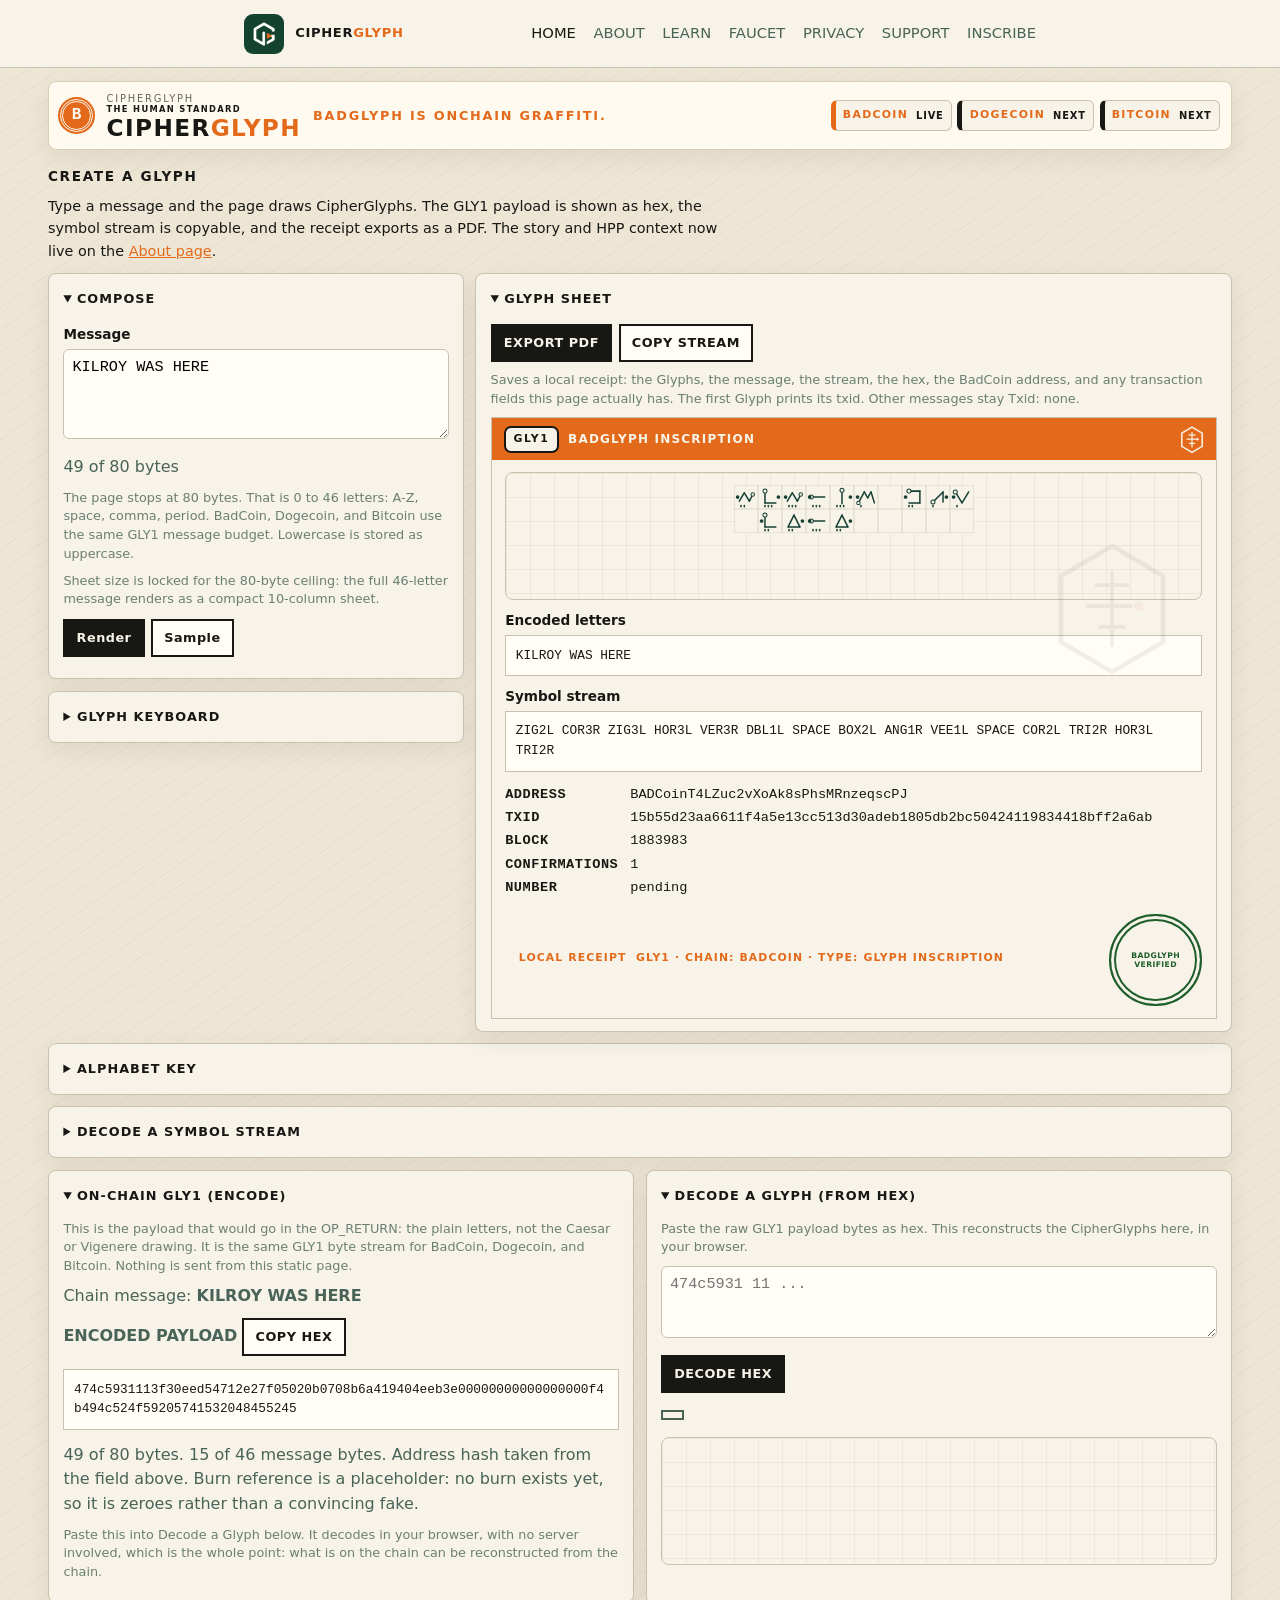
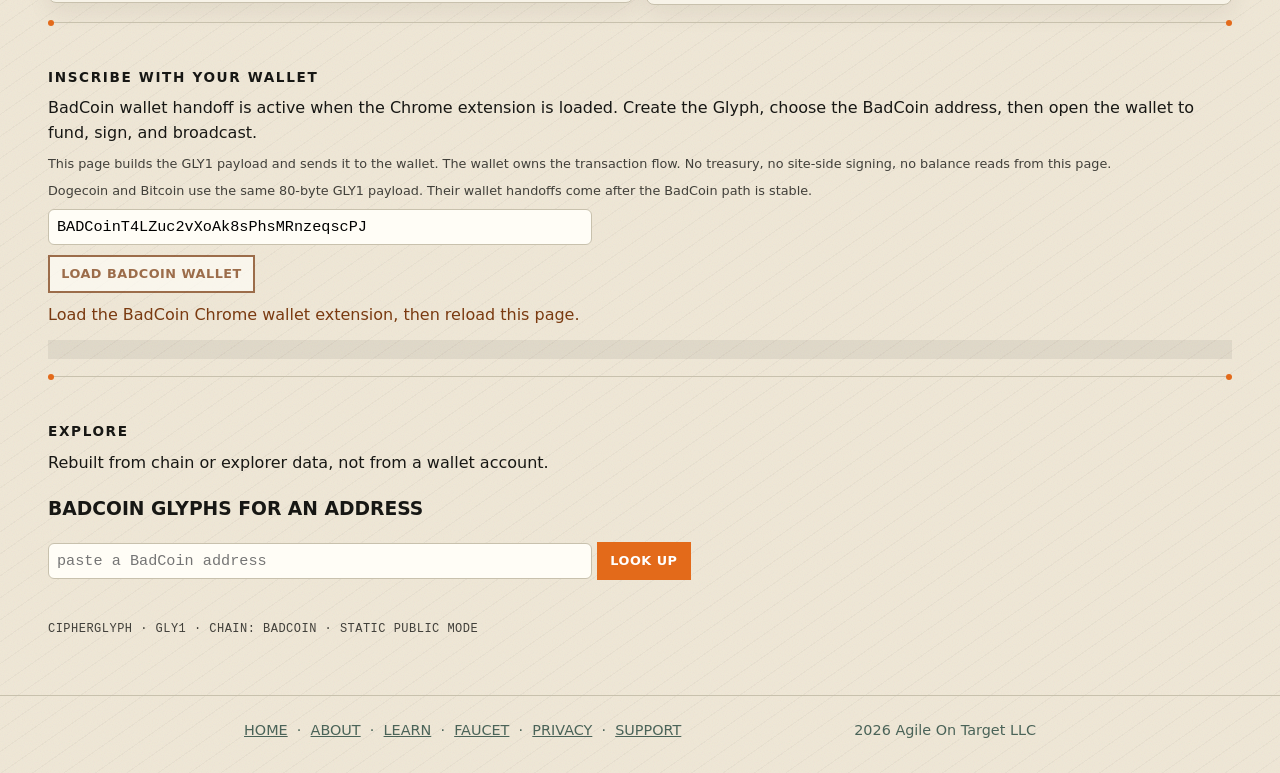
<file: index.html>
<!DOCTYPE html>
<html lang="en">
<head>
  <meta charset="utf-8">
  <meta name="viewport" content="width=device-width, initial-scale=1">
  <title>CipherGlyph</title>
  <link rel="icon" href="assets/mark.png">
  <link rel="stylesheet" href="css/site.css">
  <style>
    :root {
      --paper: #f7f3e8;
      --ground: #efe7d6;
      --ink: #171714;
      --deep: #173f33;
      --orange: #e36a1a;
      --orange-dark: #b94b12;
      --rules: #c8c1ad;
      --ok: #1d5e2a;
      --warn: #7a3a10;
      --shadow: 0 18px 48px #251b0b1f;
    }
    * { box-sizing: border-box; }
    body {
      margin: 0;
      min-height: 100vh;
      color: var(--ink);
      background-color: var(--ground);
      background-image:
        url("data:image/svg+xml,%3Csvg xmlns='http://www.w3.org/2000/svg' width='80' height='80'%3E%3Cfilter id='n'%3E%3CfeTurbulence type='fractalNoise' baseFrequency='0.9' numOctaves='2' stitchTiles='stitch'/%3E%3C/filter%3E%3Crect width='80' height='80' filter='url(%23n)' opacity='0.07'/%3E%3C/svg%3E"),
        repeating-linear-gradient(145deg, #00000008 0 1px, transparent 1px 18px);
      font-family: "Avenir Next Condensed", "Arial Narrow", "Helvetica Neue", ui-sans-serif, system-ui, sans-serif;
      padding: 0;
    }
    main { max-width: 76rem; margin: 0 auto; padding: 0.8rem 1rem 3rem; }
    .masthead {
      background: #fffaf0;
      border: 1px solid #d8cdb7;
      border-radius: 8px;
      box-shadow: 0 8px 24px #251b0b12;
      overflow: hidden;
    }
    .mast-top {
      display: flex;
      align-items: center;
      justify-content: space-between;
      gap: 0.75rem;
      flex-wrap: wrap;
      padding: 0.55rem 0.7rem;
    }
    .lockup {
      display: flex;
      align-items: center;
      gap: 0.85rem;
    }
    .brand-coin {
      width: 2.05rem;
      height: 2.05rem;
      border-radius: 50%;
      display: grid;
      place-items: center;
      background: var(--orange);
      color: #fffaf0;
      border: 3px double #fffaf0;
      box-shadow: 0 0 0 2px var(--orange);
      font-family: ui-monospace, monospace;
      font-weight: 900;
      font-size: 1rem;
      letter-spacing: 0;
    }
    .mark { width: 3.4rem; height: auto; color: var(--ink); flex: none; }
    .mark.sm { width: 1.5rem; }
    .mark.md { width: 2.2rem; }
    .chain {
      font-size: 0.62rem;
      letter-spacing: 0.18em;
      text-transform: uppercase;
      opacity: 0.65;
    }
    .chain-standard {
      font-size: 0.52rem;
      letter-spacing: 0.16em;
      text-transform: uppercase;
      font-weight: 800;
      margin-top: -0.2rem;
    }
    h1 {
      font-size: clamp(1.15rem, 2vw, 1.45rem);
      letter-spacing: 0.06em;
      margin: 0.05rem 0 0.1rem;
      color: var(--ink);
      font-weight: 800;
      line-height: 0.95;
    }
    h1 span { color: var(--orange); }
    .tag {
      letter-spacing: 0.14em;
      text-transform: uppercase;
      font-size: 0.8rem;
      margin: 0;
      text-align: left;
      font-weight: 800;
    }
    .tag span { color: var(--orange); }
    .gly1 {
      display: inline-block;
      border: 2px solid var(--orange);
      color: var(--orange);
      font-weight: 800;
      letter-spacing: 0.14em;
      padding: 0.2rem 0.5rem;
      font-size: 0.72rem;
      border-radius: 7px;
      background: #fffaf0;
    }
    .rule {
      height: 1px;
      background: var(--rules);
      position: relative;
      margin: 1.1rem 0 1.3rem;
    }
    .rule::before, .rule::after {
      content: "";
      position: absolute;
      width: 6px;
      height: 6px;
      background: var(--orange);
      border-radius: 50%;
      top: -2.5px;
    }
    .rule::before { left: 0; }
    .rule::after { right: 0; }
    .chain-strip {
      display: flex;
      flex-wrap: wrap;
      gap: 0.35rem;
      padding: 0;
      margin-left: auto;
    }
    .chain-pill {
      display: inline-flex;
      align-items: center;
      justify-content: space-between;
      gap: 0.5rem;
      min-height: 1.9rem;
      border: 1px solid var(--rules);
      border-left: 5px solid var(--ink);
      border-radius: 6px;
      background: var(--paper);
      color: var(--ink);
      padding: 0.3rem 0.45rem;
      text-decoration: none;
      box-shadow: none;
      flex: 0 1 auto;
    }
    .chain-pill[data-state="live"] {
      border-left-color: var(--orange);
    }
    .chain-pill span {
      font-size: 0.68rem;
      letter-spacing: 0.12em;
      text-transform: uppercase;
      font-weight: 800;
      color: var(--orange);
    }
    .chain-pill strong {
      font-size: 0.62rem;
      letter-spacing: 0.08em;
      text-transform: uppercase;
      text-align: right;
    }
    .chain-pill[data-state="soon"] strong {
      color: var(--ink);
    }
    .chain-pill:hover {
      border-color: var(--orange);
    }
    ul { padding-left: 1.1rem; }
    a { color: var(--orange); }
    .foot {
      margin-top: 2.5rem;
      font-family: ui-monospace, monospace;
      font-size: 0.75rem;
      letter-spacing: 0.04em;
      opacity: 0.8;
    }
    .workbench, .work-chain {
      display: grid;
      grid-template-columns: 1fr;
      gap: 0.7rem;
      align-items: start;
      margin: 0.7rem 0;
    }
    .work-controls { display: flex; flex-direction: column; gap: 0.7rem; min-width: 0; }
    .work-controls > .panel, .workbench > .panel, .work-chain > .panel { margin: 0; }
    @media (min-width: 64rem) {
      .workbench {
        grid-template-columns: minmax(20rem, 26rem) minmax(0, 1fr);
      }
      .work-chain {
        grid-template-columns: 1fr 1fr;
      }
    }
    #create {
      margin: 0.8rem 0 0;
      padding-top: 0.2rem;
    }
    #create h2, #handoff h2, #explore h2 {
      font-size: 0.85rem;
      letter-spacing: 0.12em;
      margin: 0 0 0.5rem;
    }
    #create h2, #create .lede, #create .need { max-width: 42rem; }
    #create .lede { font-size: 0.9rem; margin: 0 0 0.65rem; }
    #create .need { font-size: 0.9rem; margin: 0 0 1.25rem; }
    details.panel {
      background: var(--paper);
      border: 1px solid var(--rules);
      padding: 0.75rem 0.9rem;
      margin: 0.7rem 0;
      border-radius: 8px;
      box-shadow: 0 8px 24px #251b0b12;
    }
    details.panel > summary {
      cursor: pointer;
      font-weight: 800;
      letter-spacing: 0.08em;
      font-size: 0.8rem;
      color: var(--ink);
      text-transform: uppercase;
      padding: 0.2rem 0;
    }
    details.panel > summary + * { margin-top: 0.7rem; }
    label { display: block; font-weight: 600; margin: 0.6rem 0 0.25rem; font-size: 0.85rem; }
    textarea, input[type=text], input[type=number], select {
      width: 100%;
      font-family: ui-monospace, monospace;
      font-size: 0.95rem;
      padding: 0.5rem;
      border: 1px solid var(--rules);
      background: #fffdf6;
      border-radius: 6px;
    }
    .row { display: flex; flex-wrap: wrap; gap: 0.5rem; align-items: flex-end; }
    .row > * { flex: 1; min-width: 6rem; }
    .btn-row { display: flex; flex-wrap: wrap; gap: 0.4rem; margin: 0.6rem 0; }
    button {
      font: inherit;
      font-size: 0.8rem;
      font-weight: 800;
      letter-spacing: 0.04em;
      padding: 0.45rem 0.7rem;
      border: 2px solid var(--ink);
      background: var(--ink);
      color: var(--paper);
      cursor: pointer;
    }
    button:disabled,
    button[aria-disabled="true"] {
      cursor: not-allowed;
      opacity: 0.7;
      background: #fffdf6;
      color: var(--warn);
      border-color: var(--warn);
    }
    button.secondary { background: #fffdf6; color: var(--ink); }
    .receipt { border: 1px solid var(--rules); background: var(--paper); }
    .receipt-head {
      display: flex;
      align-items: center;
      gap: 0.55rem;
      background: var(--orange);
      color: var(--paper);
      padding: 0.45rem 0.75rem;
      font-weight: 800;
      letter-spacing: 0.1em;
      font-size: 0.75rem;
    }
    .receipt-head .gly1 {
      border-color: var(--ink);
      background: var(--paper);
      color: var(--ink);
      font-size: 0.68rem;
    }
    .receipt-head .mark { color: var(--paper); }
    .receipt-title { flex: 1; }
    .receipt-body { padding: 0.75rem 0.85rem 0.4rem; position: relative; }
    .receipt-watermark {
      position: absolute;
      right: 6%;
      top: 18%;
      width: 7.5rem;
      opacity: 0.06;
      pointer-events: none;
    }
    .receipt-facts {
      display: grid;
      grid-template-columns: max-content 1fr;
      gap: 0.12rem 0.85rem;
      margin: 0.75rem 0 0;
      font-family: ui-monospace, monospace;
      font-size: 0.78rem;
    }
    .receipt-facts dt { font-weight: 800; letter-spacing: 0.04em; }
    .receipt-facts dd { margin: 0; }
    .receipt-end {
      display: flex;
      align-items: center;
      justify-content: space-between;
      gap: 0.8rem;
      flex-wrap: wrap;
      padding: 0.55rem 0.85rem 0.7rem;
    }
    .seal {
      width: 5.8rem;
      height: 5.8rem;
      border: 2px solid var(--ink);
      border-radius: 50%;
      display: grid;
      place-items: center;
      text-align: center;
      font-size: 0.48rem;
      font-weight: 800;
      letter-spacing: 0.05em;
      line-height: 1.2;
      color: var(--ink);
      box-shadow: inset 0 0 0 3px var(--paper), inset 0 0 0 5px var(--ink);
      flex: none;
    }
    .seal.verified {
      color: var(--ok);
      border-color: var(--ok);
      box-shadow: inset 0 0 0 3px var(--paper), inset 0 0 0 5px var(--ok);
    }
    .receipt-foot {
      display: flex;
      justify-content: space-between;
      gap: 0.6rem;
      flex-wrap: wrap;
      padding: 0.4rem 0.85rem 0.55rem;
      font-size: 0.68rem;
      letter-spacing: 0.1em;
      color: var(--orange);
      font-weight: 800;
      text-transform: uppercase;
    }
    .stage-wrap {
      overflow: auto;
      background: var(--paper);
      border: 1px solid var(--rules);
      padding: 12px;
      min-height: 8rem;
      max-width: 100%;
      border-radius: 8px;
      background-image:
        linear-gradient(#d8d1bb55 1px, transparent 1px),
        linear-gradient(90deg, #d8d1bb55 1px, transparent 1px);
      background-size: 24px 24px;
    }
    .stage-wrap img {
      display: block;
      width: auto;
      max-width: 100%;
      height: auto;
      margin: 0 auto;
    }
    .lookup-stage img {
      width: 100%;
      max-width: none;
    }
    .codepane {
      white-space: pre-wrap;
      overflow-wrap: anywhere;
      font-family: ui-monospace, monospace;
      font-size: 0.8rem;
      background: #fffdf6;
      border: 1px solid var(--rules);
      padding: 0.6rem;
      min-height: 2rem;
    }
    .keyboard {
      display: grid;
      grid-template-columns: repeat(7, 1fr);
      gap: 4px;
      margin-top: 6px;
    }
    .keyboard button {
      padding: 8px 0;
      font-size: 13px;
      margin: 0;
      background: #fffdf6;
      color: var(--ink);
    }
    .keyboard button.action { background: var(--ink); color: var(--paper); grid-column: span 2; }
    .keytable { width: 100%; border-collapse: collapse; font-size: 12px; margin-top: 6px; }
    .keytable td, .keytable th { border-bottom: 1px solid #d8d1bb; padding: 5px 4px; text-align: left; }
    .note[data-tone="warn"] { color: var(--warn); }
    .small { font-size: 0.8rem; opacity: 0.8; line-height: 1.45; }
    .payload-out { margin-top: 0.5rem; }
    [data-payload-hex] { max-height: 9rem; overflow-y: auto; }
    #explore { margin-top: 2.5rem; padding-top: 0.2rem; }
    #explore input[type=text], #explore textarea { width: 100%; max-width: 34rem; }
    #explore button { background: var(--orange); color: #fff; border-color: var(--orange); }
    .lookup-card {
      background: var(--paper);
      border: 1px solid var(--rules);
      padding: 0.75rem 0.9rem;
      margin: 0.7rem 0;
    }
    .lookup-badge {
      display: inline-block;
      margin: 0;
      border: 2px solid currentColor;
      border-radius: 6px;
      padding: 0.2rem 0.45rem;
      font-weight: 800;
      letter-spacing: 0.08em;
      font-size: 0.75rem;
    }
    .lookup-badge[data-verified="yes"] { color: var(--ok); }
    #explore .note[data-tone="ok"] { color: var(--ok); }
    #explore .badge { display: inline-block; border: 2px solid currentColor; padding: 0.2rem 0.6rem; font-weight: 800; font-size: 0.8rem; letter-spacing: 0.06em; }
    #explore .badge[data-verified="yes"] { color: var(--ok); }
    #explore .badge[data-verified="no"] { color: var(--warn); }
    #explore .decoded { display: flex; gap: 1.25rem; flex-wrap: wrap; align-items: flex-start; }
    #explore dl, #create dl { display: grid; grid-template-columns: max-content 1fr; gap: 0.15rem 0.75rem; font-size: 0.85rem; }
    #explore dt, #create dt { font-weight: 800; }
    #explore dd, #create dd { margin: 0; font-family: ui-monospace, monospace; overflow-wrap: anywhere; }
    #handoff { margin-top: 2.5rem; padding-top: 0.2rem; }
    #handoff input { width: 100%; max-width: 34rem; font-family: ui-monospace, monospace; padding: 0.5rem; }
    #handoff button { background: var(--orange); color: #fff; border-color: var(--orange); }
    #handoff button:disabled { background: #fffdf6; color: var(--warn); border-color: var(--warn); }
    #handoff pre { white-space: pre-wrap; overflow-wrap: anywhere; font-size: 0.75rem; background: #00000010; padding: 0.6rem; }
    #handoff .note[data-tone="warn"] { color: var(--warn); }
    #handoff canvas { image-rendering: pixelated; border: 1px solid #00000020; }
    [data-decode-badge] {
      display: inline-block;
      border: 2px solid currentColor;
      padding: 0.2rem 0.6rem;
      font-weight: 800;
      font-size: 0.8rem;
    }
  </style>
</head>
<body>
  <nav class="nav">
    <div class="nav-inner">
      <a class="brand" href="index.html">
        <img src="assets/mark.png" width="40" height="40" alt="">
        <span>CIPHER<span class="glyph">GLYPH</span></span>
      </a>
      <div class="nav-links">
        <a class="active" href="index.html">HOME</a>
        <a href="about.html">ABOUT</a>
        <a href="cipherglyph.html">LEARN</a>
        <a href="faucet.html">FAUCET</a>
        <a href="privacy.html">PRIVACY</a>
        <a href="support.html">SUPPORT</a>
        <a href="index.html#handoff">INSCRIBE</a>
      </div>
    </div>
  </nav>
  <main>
    <div class="masthead">
    <div class="mast-top">
      <div class="lockup">
        <span class="brand-coin" aria-hidden="true">B</span>
        <div>
          <div class="chain">CipherGlyph</div>
          <div class="chain-standard">The human standard</div>
          <h1>CIPHER<span>GLYPH</span></h1>
        </div>
      </div>
      <p class="tag"><span>BadGlyph is onchain graffiti.</span></p>
      <div class="chain-strip" aria-label="CipherGlyph chain status">
        <a class="chain-pill" data-state="live" href="#create"><span>BadCoin</span><strong>Live</strong></a>
        <a class="chain-pill" data-state="soon" href="#handoff"><span>Dogecoin</span><strong>Next</strong></a>
        <a class="chain-pill" data-state="soon" href="#handoff"><span>Bitcoin</span><strong>Next</strong></a>
      </div>
    </div>
    </div>
    <section id="create">
      <h2>CREATE A GLYPH</h2>
      <p class="lede">Type a message and the page draws CipherGlyphs. The GLY1 payload is shown as hex, the symbol stream is copyable, and the receipt exports as a PDF. The story and HPP context now live on the <a href="about.html">About page</a>.</p>

      <div class="workbench">
      <div class="work-controls">
      <details class="panel" open>
        <summary>Compose</summary>
        <label for="glyph-message">Message</label>
        <textarea id="glyph-message" data-cg-plain rows="4" spellcheck="false"
                  maxlength="46" aria-label="CipherGlyph message">KILROY WAS HERE</textarea>
        <p class="note" data-byte-budget aria-live="polite">0 of 80 bytes</p>
        <p class="small">The page stops at 80 bytes. That is 0 to 46 letters: A-Z, space, comma, period. BadCoin, Dogecoin, and Bitcoin use the same GLY1 message budget. Lowercase is stored as uppercase.</p>
        <p class="small">Sheet size is locked for the 80-byte ceiling: the full 46-letter message renders as a compact 10-column sheet.</p>
        <div class="btn-row">
          <button type="button" data-cg-render>Render</button>
          <button type="button" class="secondary" data-cg-sample>Sample</button>
        </div>
      </details>

      <details class="panel">
        <summary>Glyph keyboard</summary>
        <p class="small">Each tap appends a letter to the message.</p>
        <div class="keyboard" data-cg-kbd></div>
      </details>
      </div>

      <details class="panel" open>
        <summary>Glyph sheet</summary>
        <p class="btn-row">
          <button type="button" data-export-pdf>EXPORT PDF</button>
          <button type="button" class="secondary" data-cg-copy>COPY STREAM</button>
        </p>
        <p class="small">Saves a local receipt: the Glyphs, the message, the stream, the hex, the BadCoin address, and any transaction fields this page actually has. The first Glyph prints its txid. Other messages stay Txid: none.</p>
        <div class="receipt">
          <div class="receipt-head">
            <span class="gly1">GLY1</span>
            <span class="receipt-title">BADGLYPH INSCRIPTION</span>
            <svg class="mark sm" viewBox="0 0 80 92" aria-hidden="true">
              <polygon points="40,4 74,24 74,68 40,88 6,68 6,24" fill="none" stroke="currentColor" stroke-width="5"/>
              <g fill="none" stroke="currentColor" stroke-width="4" stroke-linecap="square">
                <line x1="40" y1="22" x2="40" y2="70"/>
                <line x1="30" y1="30" x2="50" y2="30"/>
                <line x1="24" y1="44" x2="52" y2="44"/>
                <line x1="32" y1="58" x2="48" y2="58"/>
              </g>
              <circle cx="58" cy="44" r="4" fill="#f7f3e8"/>
            </svg>
          </div>
          <div class="receipt-body">
            <svg class="mark receipt-watermark" viewBox="0 0 80 92" aria-hidden="true">
              <polygon points="40,4 74,24 74,68 40,88 6,68 6,24" fill="none" stroke="currentColor" stroke-width="3"/>
              <g fill="none" stroke="currentColor" stroke-width="2.5" stroke-linecap="square">
                <line x1="40" y1="22" x2="40" y2="70"/>
                <line x1="30" y1="30" x2="50" y2="30"/>
                <line x1="24" y1="44" x2="52" y2="44"/>
                <line x1="32" y1="58" x2="48" y2="58"/>
              </g>
              <circle cx="58" cy="44" r="3.2" fill="#e36a1a"/>
            </svg>
            <div class="stage-wrap"><div data-cg-stage></div></div>
            <label>Encoded letters</label>
            <div class="codepane" data-cg-letters></div>
            <label>Symbol stream</label>
            <div class="codepane" data-cg-stream></div>
            <dl class="receipt-facts">
              <dt>ADDRESS</dt><dd data-receipt-address>BADCoinT4LZuc2vXoAk8sPhsMRnzeqscPJ</dd>
              <dt>TXID</dt><dd data-receipt-txid>15b55d23aa6611f4a5e13cc513d30adeb1805db2bc50424119834418bff2a6ab</dd>
              <dt>BLOCK</dt><dd data-receipt-block>1883983</dd>
              <dt>CONFIRMATIONS</dt><dd data-receipt-confirmations>1</dd>
              <dt>NUMBER</dt><dd data-receipt-number>pending</dd>
            </dl>
          </div>
          <div class="receipt-end">
            <div class="receipt-foot">
              <span>Local receipt</span>
              <span>GLY1 · CHAIN: BADCOIN · TYPE: GLYPH INSCRIPTION</span>
            </div>
            <div class="seal verified" aria-label="BadGlyph verified">BADGLYPH<br>VERIFIED</div>
          </div>
        </div>
      </details>
      </div>

      <details class="panel">
        <summary>Alphabet key</summary>
        <table class="keytable" data-cg-keytable></table>
      </details>

      <details class="panel">
        <summary>Decode a symbol stream</summary>
        <p class="small">Code grammar: SHAPE + TICKS + DOT (for example COR2L). SPACE for space, DOT3 for period, DOT2 for comma. Teaching cipher, not a lock.</p>
        <textarea data-cg-decode rows="3" spellcheck="false"
                  placeholder="COR2L TRI2R ZIG3L ZIG3L VER3R" aria-label="CipherGlyph symbol stream"></textarea>
        <p class="btn-row"><button type="button" class="secondary" data-cg-decode-go>DECODE STREAM</button></p>
        <p>Recovered: <strong data-cg-recovered></strong></p>
      </details>

      <div class="work-chain">
      <details class="panel" open>
        <summary>On-chain GLY1 (encode)</summary>
        <p class="small">This is the payload that would go in the OP_RETURN: the plain letters, not the Caesar or Vigenere drawing. It is the same GLY1 byte stream for BadCoin, Dogecoin, and Bitcoin. Nothing is sent from this static page.</p>
        <p>Chain message: <strong data-chain-message></strong></p>
        <p><strong>ENCODED PAYLOAD</strong>
           <button type="button" class="secondary" data-copy-hex>COPY HEX</button></p>
        <pre class="codepane" data-payload-hex></pre>
        <p class="note" data-payload-hex-note></p>
        <p class="small">Paste this into Decode a Glyph below. It decodes in your browser, with no server involved, which is the whole point: what is on the chain can be reconstructed from the chain.</p>
      </details>

      <details class="panel" open>
        <summary>Decode a Glyph (from hex)</summary>
        <p class="small">Paste the raw GLY1 payload bytes as hex. This reconstructs the CipherGlyphs here, in your browser.</p>
        <textarea data-decode-input rows="3" spellcheck="false"
                  placeholder="474c5931 11 ..." aria-label="GLY1 payload hex"></textarea>
        <p class="btn-row"><button type="button" data-decode-go>DECODE HEX</button></p>
        <p><span data-decode-badge></span></p>
        <p class="note" data-decode-note></p>
        <div class="stage-wrap"><div data-decode-sheet></div></div>
        <dl data-decode-meta></dl>
      </details>
      </div>
    </section>
    <div class="rule"></div>
    <section id="handoff">
      <h2>INSCRIBE WITH YOUR WALLET</h2>
      <p class="lede">BadCoin wallet handoff is active when the Chrome extension is loaded. Create the Glyph, choose the BadCoin address, then open the wallet to fund, sign, and broadcast.</p>
      <p class="small">This page builds the GLY1 payload and sends it to the wallet. The wallet owns the transaction flow. No treasury, no site-side signing, no balance reads from this page.</p>
      <p class="small">Dogecoin and Bitcoin use the same 80-byte GLY1 payload. Their wallet handoffs come after the BadCoin path is stable.</p>
      <p><input data-address type="text" autocomplete="off" placeholder="paste your BadCoin address for current lookup" aria-label="BadCoin address for current lookup" value="BADCoinT4LZuc2vXoAk8sPhsMRnzeqscPJ"></p>
      <p class="btn-row">
        <button type="button" data-wallet-badcoin disabled aria-disabled="true">CONNECT BADCOIN WALLET</button>
      </p>
      <p class="note" data-handoff-note></p>
      <p><canvas data-handoff-qr hidden></canvas></p>
      <pre data-handoff-url></pre>
      <p class="note" data-handoff-resume></p>
    </section>
    <div class="rule"></div>
    <section id="explore">
      <h2>EXPLORE</h2>
      <p class="lede">Rebuilt from chain or explorer data, not from a wallet account.</p>

      <h3>BADCOIN GLYPHS FOR AN ADDRESS</h3>
      <p>
        <input data-lookup-input type="text" inputmode="latin" autocomplete="off"
               placeholder="paste a BadCoin address" aria-label="BadCoin address">
        <button type="button" data-lookup-go>LOOK UP</button>
      </p>
      <p class="note" data-lookup-note></p>
      <div data-lookup-results></div>
    </section>
    <p class="foot">CIPHERGLYPH · GLY1 · CHAIN: BADCOIN · STATIC PUBLIC MODE</p>
  </main>
  <footer>
    <div class="footer-row">
      <span>
        <a href="index.html">HOME</a>
        &nbsp;·&nbsp;
        <a href="about.html">ABOUT</a>
        &nbsp;·&nbsp;
        <a href="cipherglyph.html">LEARN</a>
        &nbsp;·&nbsp;
        <a href="faucet.html">FAUCET</a>
        &nbsp;·&nbsp;
        <a href="privacy.html">PRIVACY</a>
        &nbsp;·&nbsp;
        <a href="support.html">SUPPORT</a>
      </span>
      <span>2026 Agile On Target LLC</span>
    </div>
  </footer>
  <script type="module" src="./compose.mjs"></script>
  <script type="module" src="./wallet-handoff.mjs"></script>
  <script type="module" src="./explore.mjs"></script>
</body>
</html>
</file>
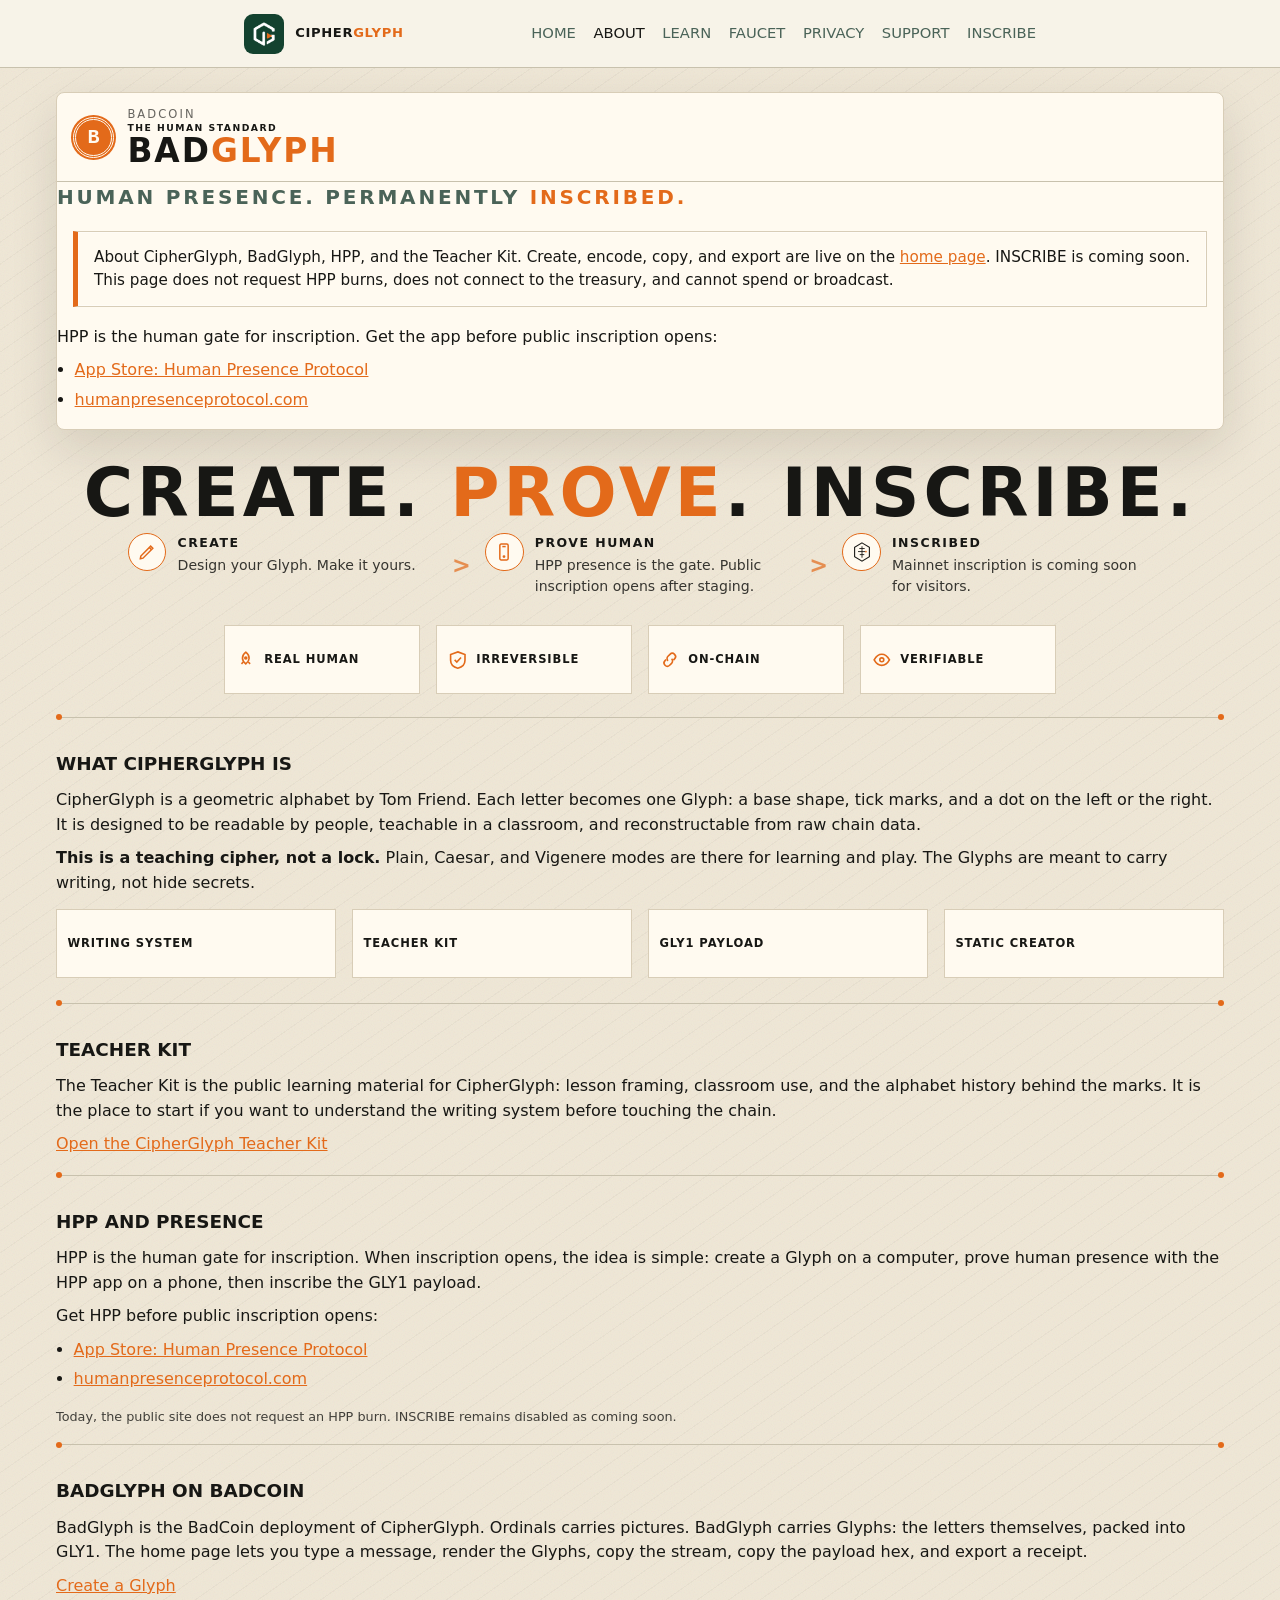
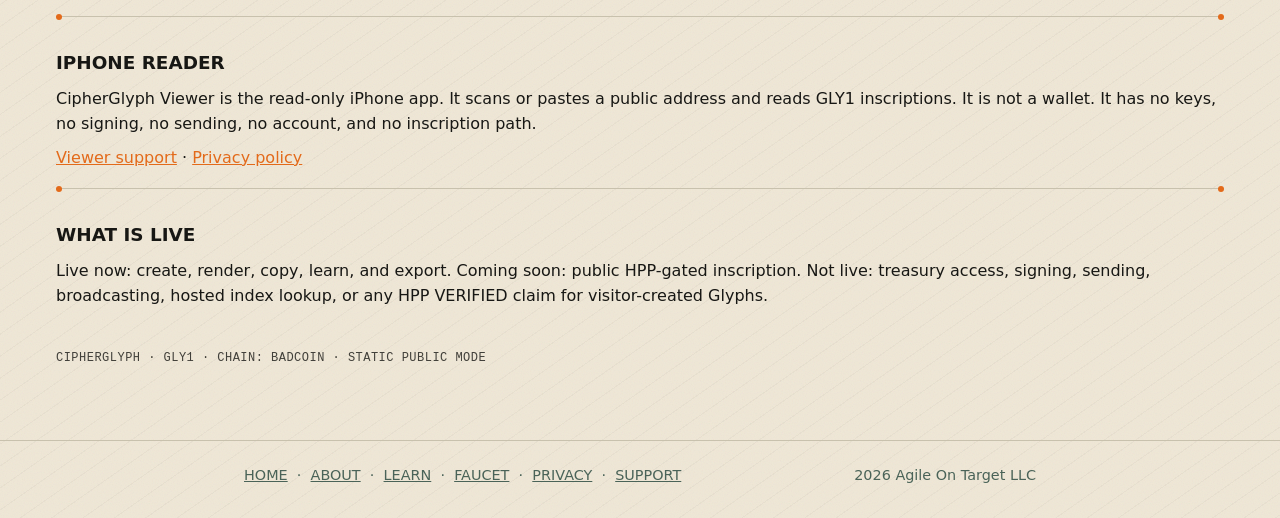
<file: about.html>
<!DOCTYPE html>
<html lang="en">
<head>
  <meta charset="utf-8">
  <meta name="viewport" content="width=device-width, initial-scale=1">
  <title>About CipherGlyph</title>
  <link rel="icon" href="assets/mark.png">
  <link rel="stylesheet" href="css/site.css">
  <style>
    :root {
      --paper: #f7f3e8;
      --ground: #efe7d6;
      --ink: #171714;
      --deep: #173f33;
      --orange: #e36a1a;
      --orange-dark: #b94b12;
      --rules: #c8c1ad;
      --ok: #1d5e2a;
      --warn: #7a3a10;
      --shadow: 0 18px 48px #251b0b1f;
    }
    * { box-sizing: border-box; }
    body {
      margin: 0;
      min-height: 100vh;
      color: var(--ink);
      background-color: var(--ground);
      background-image:
        url("data:image/svg+xml,%3Csvg xmlns='http://www.w3.org/2000/svg' width='80' height='80'%3E%3Cfilter id='n'%3E%3CfeTurbulence type='fractalNoise' baseFrequency='0.9' numOctaves='2' stitchTiles='stitch'/%3E%3C/filter%3E%3Crect width='80' height='80' filter='url(%23n)' opacity='0.07'/%3E%3C/svg%3E"),
        repeating-linear-gradient(145deg, #00000008 0 1px, transparent 1px 18px);
      font-family: "Avenir Next Condensed", "Arial Narrow", "Helvetica Neue", ui-sans-serif, system-ui, sans-serif;
      padding: 0;
    }
    main { max-width: 76rem; margin: 0 auto; padding: 1.5rem 1.5rem 4rem; }
    .masthead {
      background: #fffaf0;
      border: 1px solid #d8cdb7;
      border-radius: 8px;
      box-shadow: var(--shadow);
      overflow: hidden;
    }
    .identity { margin: 2rem 0 0.5rem; }
    .hero {
      font-weight: 800;
      letter-spacing: 0.06em;
      font-size: clamp(2.2rem, 6vw, 4.2rem);
      margin: 0 0 0.45rem;
      text-align: center;
      line-height: 0.95;
      text-transform: uppercase;
    }
    .mast-top {
      display: flex;
      align-items: flex-start;
      justify-content: space-between;
      gap: 1rem;
      flex-wrap: wrap;
      padding: 0.8rem 1rem;
      border-bottom: 1px solid var(--rules);
    }
    .lockup {
      display: flex;
      align-items: center;
      gap: 0.85rem;
    }
    .brand-coin {
      width: 2.55rem;
      height: 2.55rem;
      border-radius: 50%;
      display: grid;
      place-items: center;
      background: var(--orange);
      color: #fffaf0;
      border: 3px double #fffaf0;
      box-shadow: 0 0 0 2px var(--orange);
      font-family: ui-monospace, monospace;
      font-weight: 900;
      font-size: 1.25rem;
      letter-spacing: 0;
    }
    .mark { width: 3.4rem; height: auto; color: var(--ink); flex: none; }
    .mark.sm { width: 1.5rem; }
    .mark.md { width: 2.2rem; }
    .chain {
      font-size: 0.72rem;
      letter-spacing: 0.18em;
      text-transform: uppercase;
      opacity: 0.65;
    }
    .chain-standard {
      font-size: 0.58rem;
      letter-spacing: 0.16em;
      text-transform: uppercase;
      font-weight: 800;
      margin-top: -0.2rem;
    }
    h1 {
      font-size: clamp(1.45rem, 3vw, 2.05rem);
      letter-spacing: 0.06em;
      margin: 0.05rem 0 0.1rem;
      color: var(--ink);
      font-weight: 800;
      line-height: 0.95;
    }
    h1 span { color: var(--orange); }
    .tag {
      letter-spacing: 0.14em;
      text-transform: uppercase;
      font-size: clamp(0.85rem, 2.2vw, 1.25rem);
      margin: 0 0 1.1rem;
      text-align: center;
      font-weight: 800;
    }
    .tag span { color: var(--orange); }
    .hero em {
      font-style: normal;
      color: var(--orange);
    }
    .gly1 {
      display: inline-block;
      border: 2px solid var(--orange);
      color: var(--orange);
      font-weight: 800;
      letter-spacing: 0.14em;
      padding: 0.2rem 0.5rem;
      font-size: 0.72rem;
      border-radius: 7px;
      background: #fffaf0;
    }
    .notice {
      border: 1px solid #d8cdb7;
      border-left: 5px solid var(--orange);
      padding: 0.85rem 1rem;
      margin: 0 1rem 1.1rem;
      font-size: 0.95rem;
      background: #fffaf0;
      box-shadow: inset 0 0 0 1px #ffffff80;
    }
    .rule {
      height: 1px;
      background: var(--rules);
      position: relative;
      margin: 1.1rem 0 1.3rem;
    }
    .rule::before, .rule::after {
      content: "";
      position: absolute;
      width: 6px;
      height: 6px;
      background: var(--orange);
      border-radius: 50%;
      top: -2.5px;
    }
    .rule::before { left: 0; }
    .rule::after { right: 0; }
    .identity .steps { max-width: 64rem; margin: 0 auto 1.4rem; }
    .identity .props { max-width: 52rem; margin: 0 auto; }
    .steps {
      display: grid;
      grid-template-columns: 1fr;
      gap: 0.9rem;
      margin: 0 0 1.25rem;
    }
    .step {
      display: grid;
      grid-template-columns: 2.4rem 1fr;
      gap: 0.7rem;
      align-items: start;
    }
    .step h3 {
      margin: 0;
      font-size: 0.78rem;
      letter-spacing: 0.12em;
    }
    .step p { margin: 0.15rem 0 0; font-size: 0.88rem; opacity: 0.85; }
    .step-icon {
      width: 2.4rem;
      height: 2.4rem;
      border: 1.5px solid var(--orange);
      border-radius: 50%;
      color: var(--orange);
      display: grid;
      place-items: center;
      background: #fffaf0;
    }
    .step-icon svg { width: 1.25rem; height: 1.25rem; }
    @media (min-width: 52rem) {
      .steps {
        grid-template-columns: 1fr auto 1fr auto 1fr;
        align-items: start;
      }
      .step-chevron {
        align-self: center;
        color: var(--orange);
        font-weight: 800;
        font-size: 1.4rem;
        opacity: 0.7;
      }
    }
    .step-chevron { display: none; }
    @media (min-width: 52rem) { .step-chevron { display: block; } }
    .props {
      list-style: none;
      padding: 0;
      margin: 0 0 1.25rem;
      display: grid;
      grid-template-columns: repeat(2, minmax(0, 1fr));
      gap: 0.7rem 1rem;
    }
    @media (min-width: 52rem) {
      .props { grid-template-columns: repeat(4, minmax(0, 1fr)); }
    }
    .props li {
      display: flex;
      align-items: center;
      gap: 0.45rem;
      font-size: 0.72rem;
      font-weight: 800;
      letter-spacing: 0.08em;
      background: #fffaf0;
      border: 1px solid #d8cdb7;
      padding: 0.65rem;
      min-height: 4.3rem;
    }
    .props svg { width: 1.35rem; height: 1.35rem; color: var(--orange); flex: none; }
    ul { padding-left: 1.1rem; }
    a { color: var(--orange); }
    .foot {
      margin-top: 2.5rem;
      font-family: ui-monospace, monospace;
      font-size: 0.75rem;
      letter-spacing: 0.04em;
      opacity: 0.8;
    }
    .workbench, .work-chain {
      display: grid;
      grid-template-columns: 1fr;
      gap: 0.7rem;
      align-items: start;
      margin: 0.7rem 0;
    }
    .work-controls { display: flex; flex-direction: column; gap: 0.7rem; min-width: 0; }
    .work-controls > .panel, .workbench > .panel, .work-chain > .panel { margin: 0; }
    @media (min-width: 64rem) {
      .workbench {
        grid-template-columns: minmax(20rem, 26rem) minmax(0, 1fr);
      }
      .work-chain {
        grid-template-columns: 1fr 1fr;
      }
    }
    #create {
      margin: 2rem 0 0;
      padding-top: 0.2rem;
    }
    #create h2, #handoff h2, #explore h2 {
      font-size: 0.85rem;
      letter-spacing: 0.12em;
      margin: 0 0 0.5rem;
    }
    #create h2, #create .lede, #create .need { max-width: 42rem; }
    #create .lede { font-size: 0.95rem; margin: 0 0 1rem; }
    #create .need { font-size: 0.9rem; margin: 0 0 1.25rem; }
    details.panel {
      background: var(--paper);
      border: 1px solid var(--rules);
      padding: 0.75rem 0.9rem;
      margin: 0.7rem 0;
      border-radius: 8px;
      box-shadow: 0 8px 24px #251b0b12;
    }
    details.panel > summary {
      cursor: pointer;
      font-weight: 800;
      letter-spacing: 0.08em;
      font-size: 0.8rem;
      color: var(--ink);
      text-transform: uppercase;
      padding: 0.2rem 0;
    }
    details.panel > summary + * { margin-top: 0.7rem; }
    label { display: block; font-weight: 600; margin: 0.6rem 0 0.25rem; font-size: 0.85rem; }
    textarea, input[type=text], input[type=number], select {
      width: 100%;
      font-family: ui-monospace, monospace;
      font-size: 0.95rem;
      padding: 0.5rem;
      border: 1px solid var(--rules);
      background: #fffdf6;
      border-radius: 6px;
    }
    .row { display: flex; flex-wrap: wrap; gap: 0.5rem; align-items: flex-end; }
    .row > * { flex: 1; min-width: 6rem; }
    .btn-row { display: flex; flex-wrap: wrap; gap: 0.4rem; margin: 0.6rem 0; }
    button {
      font: inherit;
      font-size: 0.8rem;
      font-weight: 800;
      letter-spacing: 0.04em;
      padding: 0.45rem 0.7rem;
      border: 2px solid var(--ink);
      background: var(--ink);
      color: var(--paper);
      cursor: pointer;
    }
    button:disabled,
    button[aria-disabled="true"] {
      cursor: not-allowed;
      opacity: 0.7;
      background: #fffdf6;
      color: var(--warn);
      border-color: var(--warn);
    }
    button.secondary { background: #fffdf6; color: var(--ink); }
    .receipt { border: 1px solid var(--rules); background: var(--paper); }
    .receipt-head {
      display: flex;
      align-items: center;
      gap: 0.55rem;
      background: var(--orange);
      color: var(--paper);
      padding: 0.45rem 0.75rem;
      font-weight: 800;
      letter-spacing: 0.1em;
      font-size: 0.75rem;
    }
    .receipt-head .gly1 {
      border-color: var(--paper);
      color: var(--paper);
      font-size: 0.68rem;
    }
    .receipt-head .mark { color: var(--paper); }
    .receipt-title { flex: 1; }
    .receipt-body { padding: 0.75rem 0.85rem 0.4rem; position: relative; }
    .receipt-watermark {
      position: absolute;
      right: 6%;
      top: 18%;
      width: 7.5rem;
      opacity: 0.06;
      pointer-events: none;
    }
    .receipt-facts {
      display: grid;
      grid-template-columns: max-content 1fr;
      gap: 0.12rem 0.85rem;
      margin: 0.75rem 0 0;
      font-family: ui-monospace, monospace;
      font-size: 0.78rem;
    }
    .receipt-facts dt { font-weight: 800; letter-spacing: 0.04em; }
    .receipt-facts dd { margin: 0; }
    .receipt-end {
      display: flex;
      align-items: center;
      justify-content: space-between;
      gap: 0.8rem;
      flex-wrap: wrap;
      padding: 0.55rem 0.85rem 0.7rem;
    }
    .seal {
      width: 5.8rem;
      height: 5.8rem;
      border: 2px solid var(--ink);
      border-radius: 50%;
      display: grid;
      place-items: center;
      text-align: center;
      font-size: 0.48rem;
      font-weight: 800;
      letter-spacing: 0.05em;
      line-height: 1.2;
      color: var(--ink);
      box-shadow: inset 0 0 0 3px var(--paper), inset 0 0 0 5px var(--ink);
      flex: none;
    }
    .seal.verified {
      color: var(--ok);
      border-color: var(--ok);
      box-shadow: inset 0 0 0 3px var(--paper), inset 0 0 0 5px var(--ok);
    }
    .receipt-foot {
      display: flex;
      justify-content: space-between;
      gap: 0.6rem;
      flex-wrap: wrap;
      padding: 0.4rem 0.85rem 0.55rem;
      font-size: 0.68rem;
      letter-spacing: 0.1em;
      color: var(--orange);
      font-weight: 800;
      text-transform: uppercase;
    }
    .stage-wrap {
      overflow: auto;
      background: var(--paper);
      border: 1px solid var(--rules);
      padding: 12px;
      min-height: 8rem;
      max-width: 100%;
      border-radius: 8px;
      background-image:
        linear-gradient(#d8d1bb55 1px, transparent 1px),
        linear-gradient(90deg, #d8d1bb55 1px, transparent 1px);
      background-size: 24px 24px;
    }
    .stage-wrap img {
      display: block;
      width: auto;
      max-width: 100%;
      height: auto;
      margin: 0 auto;
    }
    .lookup-stage img {
      width: 100%;
      max-width: none;
    }
    .codepane {
      white-space: pre-wrap;
      overflow-wrap: anywhere;
      font-family: ui-monospace, monospace;
      font-size: 0.8rem;
      background: #fffdf6;
      border: 1px solid var(--rules);
      padding: 0.6rem;
      min-height: 2rem;
    }
    .keyboard {
      display: grid;
      grid-template-columns: repeat(7, 1fr);
      gap: 4px;
      margin-top: 6px;
    }
    .keyboard button {
      padding: 8px 0;
      font-size: 13px;
      margin: 0;
      background: #fffdf6;
      color: var(--ink);
    }
    .keyboard button.action { background: var(--ink); color: var(--paper); grid-column: span 2; }
    .keytable { width: 100%; border-collapse: collapse; font-size: 12px; margin-top: 6px; }
    .keytable td, .keytable th { border-bottom: 1px solid #d8d1bb; padding: 5px 4px; text-align: left; }
    .note[data-tone="warn"] { color: var(--warn); }
    .small { font-size: 0.8rem; opacity: 0.8; line-height: 1.45; }
    .payload-out { margin-top: 0.5rem; }
    [data-payload-hex] { max-height: 9rem; overflow-y: auto; }
    #explore { margin-top: 2.5rem; padding-top: 0.2rem; }
    #explore input[type=text], #explore textarea { width: 100%; max-width: 34rem; }
    #explore button { background: var(--orange); color: #fff; border-color: var(--orange); }
    .lookup-card {
      background: var(--paper);
      border: 1px solid var(--rules);
      padding: 0.75rem 0.9rem;
      margin: 0.7rem 0;
    }
    .lookup-badge { font-weight: 800; letter-spacing: 0.08em; font-size: 0.75rem; }
    #explore .note[data-tone="ok"] { color: var(--ok); }
    #explore .badge { display: inline-block; border: 2px solid currentColor; padding: 0.2rem 0.6rem; font-weight: 800; font-size: 0.8rem; letter-spacing: 0.06em; }
    #explore .badge[data-verified="yes"] { color: var(--ok); }
    #explore .badge[data-verified="no"] { color: var(--warn); }
    #explore .decoded { display: flex; gap: 1.25rem; flex-wrap: wrap; align-items: flex-start; }
    #explore dl, #create dl { display: grid; grid-template-columns: max-content 1fr; gap: 0.15rem 0.75rem; font-size: 0.85rem; }
    #explore dt, #create dt { font-weight: 800; }
    #explore dd, #create dd { margin: 0; font-family: ui-monospace, monospace; overflow-wrap: anywhere; }
    #handoff { margin-top: 2.5rem; padding-top: 0.2rem; }
    #handoff input { width: 100%; max-width: 34rem; font-family: ui-monospace, monospace; padding: 0.5rem; }
    #handoff button { background: var(--orange); color: #fff; border-color: var(--orange); }
    #handoff button:disabled { background: #fffdf6; color: var(--warn); border-color: var(--warn); }
    #handoff pre { white-space: pre-wrap; overflow-wrap: anywhere; font-size: 0.75rem; background: #00000010; padding: 0.6rem; }
    #handoff .note[data-tone="warn"] { color: var(--warn); }
    #handoff canvas { image-rendering: pixelated; border: 1px solid #00000020; }
    [data-decode-badge] {
      display: inline-block;
      border: 2px solid currentColor;
      padding: 0.2rem 0.6rem;
      font-weight: 800;
      font-size: 0.8rem;
    }
  </style>
</head>
<body>
  <nav class="nav">
    <div class="nav-inner">
      <a class="brand" href="index.html">
        <img src="assets/mark.png" width="40" height="40" alt="">
        <span>CIPHER<span class="glyph">GLYPH</span></span>
      </a>
      <div class="nav-links">
        <a href="index.html">HOME</a>
        <a class="active" href="about.html">ABOUT</a>
        <a href="cipherglyph.html">LEARN</a>
        <a href="faucet.html">FAUCET</a>
        <a href="privacy.html">PRIVACY</a>
        <a href="support.html">SUPPORT</a>
        <a href="index.html#handoff">INSCRIBE</a>
      </div>
    </div>
  </nav>
  <main>
    <div class="masthead">
    <div class="mast-top">
      <div class="lockup">
        <span class="brand-coin" aria-hidden="true">B</span>
        <div>
          <div class="chain">BadCoin</div>
          <div class="chain-standard">The human standard</div>
          <h1>BAD<span>GLYPH</span></h1>
        </div>
      </div>
    </div>
    <p class="tag">Human presence. Permanently <span>inscribed.</span></p>
    <p class="notice">About CipherGlyph, BadGlyph, HPP, and the Teacher Kit. Create, encode, copy, and export are live on the <a href="index.html">home page</a>. INSCRIBE is coming soon. This page does not request HPP burns, does not connect to the treasury, and cannot spend or broadcast.</p>
    <p>HPP is the human gate for inscription. Get the app before public inscription opens:</p>
    <ul>
      <li><a href="https://apps.apple.com/app/human-presence-protocol-hpp/id6762528053">App Store: Human Presence Protocol</a></li>
      <li><a href="https://humanpresenceprotocol.com">humanpresenceprotocol.com</a></li>
    </ul>
    </div>
    <section class="identity">
    <p class="hero">CREATE. <em>PROVE</em>. INSCRIBE.</p>
    <div class="steps">
      <div class="step">
        <div class="step-icon" aria-hidden="true">
          <svg viewBox="0 0 24 24" fill="none" stroke="currentColor" stroke-width="1.8">
            <path d="M4 20l3.2-.6L19 7.6 16.4 5 4.6 16.8z"/>
            <path d="M14.8 6.6l2.6 2.6"/>
          </svg>
        </div>
        <div>
          <h3>CREATE</h3>
          <p>Design your Glyph. Make it yours.</p>
        </div>
      </div>
      <div class="step-chevron" aria-hidden="true">&gt;</div>
      <div class="step">
        <div class="step-icon" aria-hidden="true">
          <svg viewBox="0 0 24 24" fill="none" stroke="currentColor" stroke-width="1.8">
            <rect x="7" y="2.5" width="10" height="19" rx="1.6"/>
            <circle cx="12" cy="17.5" r="0.8" fill="currentColor"/>
            <path d="M10 5.5h4"/>
          </svg>
        </div>
        <div>
          <h3>PROVE HUMAN</h3>
          <p>HPP presence is the gate. Public inscription opens after staging.</p>
        </div>
      </div>
      <div class="step-chevron" aria-hidden="true">&gt;</div>
      <div class="step">
        <div class="step-icon" aria-hidden="true">
          <svg class="mark sm" viewBox="0 0 80 92">
            <polygon points="40,4 74,24 74,68 40,88 6,68 6,24" fill="none" stroke="currentColor" stroke-width="5"/>
            <g fill="none" stroke="currentColor" stroke-width="4" stroke-linecap="square">
              <line x1="40" y1="22" x2="40" y2="70"/>
              <line x1="30" y1="30" x2="50" y2="30"/>
              <line x1="24" y1="44" x2="52" y2="44"/>
              <line x1="32" y1="58" x2="48" y2="58"/>
            </g>
            <circle cx="58" cy="44" r="4" fill="#e36a1a"/>
          </svg>
        </div>
        <div>
          <h3>INSCRIBED</h3>
          <p>Mainnet inscription is coming soon for visitors.</p>
        </div>
      </div>
    </div>
    <ul class="props">
      <li>
        <svg viewBox="0 0 24 24" fill="none" stroke="currentColor" stroke-width="1.8" aria-hidden="true">
          <path d="M12 3.5c2.2 1.6 3.7 4 3.7 6.7 0 2.4-1.3 4.3-3.7 6.3-2.4-2-3.7-3.9-3.7-6.3 0-2.7 1.5-5.1 3.7-6.7z"/>
          <path d="M9.2 14.5c-.8.8-1.5 1.5-2 2"/>
          <path d="M14.8 14.5c.8.8 1.5 1.5 2 2"/>
          <circle cx="12" cy="10" r="1.1" fill="currentColor"/>
        </svg>
        REAL HUMAN
      </li>
      <li>
        <svg viewBox="0 0 24 24" fill="none" stroke="currentColor" stroke-width="1.8" aria-hidden="true">
          <path d="M12 3.2l8 3v6.4c0 4.6-3.3 7.7-8 8.8-4.7-1.1-8-4.2-8-8.8V6.2z"/>
          <path d="M8.5 12.1l2.4 2.4 4.7-5"/>
        </svg>
        IRREVERSIBLE
      </li>
      <li>
        <svg viewBox="0 0 24 24" fill="none" stroke="currentColor" stroke-width="1.8" aria-hidden="true">
          <path d="M10 13.2a3.6 3.6 0 0 1 0-5.1l2.2-2.2a3.6 3.6 0 0 1 5.1 5.1L16 12.3"/>
          <path d="M14 10.8a3.6 3.6 0 0 1 0 5.1l-2.2 2.2a3.6 3.6 0 1 1-5.1-5.1L8 11.7"/>
        </svg>
        ON-CHAIN
      </li>
      <li>
        <svg viewBox="0 0 24 24" fill="none" stroke="currentColor" stroke-width="1.8" aria-hidden="true">
          <path d="M3.5 12s3.5-6.2 8.5-6.2S20.5 12 20.5 12 17 18.2 12 18.2 3.5 12 3.5 12z"/>
          <circle cx="12" cy="12" r="2.2"/>
        </svg>
        VERIFIABLE
      </li>
    </ul>
    </section>
    <div class="rule"></div>
    <section id="about-cipherglyph">
      <h2>WHAT CIPHERGLYPH IS</h2>
      <p class="lede">CipherGlyph is a geometric alphabet by Tom Friend. Each letter becomes one Glyph: a base shape, tick marks, and a dot on the left or the right. It is designed to be readable by people, teachable in a classroom, and reconstructable from raw chain data.</p>
      <p class="lede"><strong>This is a teaching cipher, not a lock.</strong> Plain, Caesar, and Vigenere modes are there for learning and play. The Glyphs are meant to carry writing, not hide secrets.</p>
      <ul class="props">
        <li>WRITING SYSTEM</li>
        <li>TEACHER KIT</li>
        <li>GLY1 PAYLOAD</li>
        <li>STATIC CREATOR</li>
      </ul>
    </section>
    <div class="rule"></div>
    <section id="teacher-kit">
      <h2>TEACHER KIT</h2>
      <p class="lede">The Teacher Kit is the public learning material for CipherGlyph: lesson framing, classroom use, and the alphabet history behind the marks. It is the place to start if you want to understand the writing system before touching the chain.</p>
      <p><a href="https://github.com/AgileOnTarget/Cipherglyph_Teacher_Kit">Open the CipherGlyph Teacher Kit</a></p>
    </section>
    <div class="rule"></div>
    <section id="hpp">
      <h2>HPP AND PRESENCE</h2>
      <p class="lede">HPP is the human gate for inscription. When inscription opens, the idea is simple: create a Glyph on a computer, prove human presence with the HPP app on a phone, then inscribe the GLY1 payload.</p>
      <p>Get HPP before public inscription opens:</p>
      <ul>
        <li><a href="https://apps.apple.com/app/human-presence-protocol-hpp/id6762528053">App Store: Human Presence Protocol</a></li>
        <li><a href="https://humanpresenceprotocol.com">humanpresenceprotocol.com</a></li>
      </ul>
      <p class="small">Today, the public site does not request an HPP burn. INSCRIBE remains disabled as coming soon.</p>
    </section>
    <div class="rule"></div>
    <section id="badglyph">
      <h2>BADGLYPH ON BADCOIN</h2>
      <p class="lede">BadGlyph is the BadCoin deployment of CipherGlyph. Ordinals carries pictures. BadGlyph carries Glyphs: the letters themselves, packed into GLY1. The home page lets you type a message, render the Glyphs, copy the stream, copy the payload hex, and export a receipt.</p>
      <p><a href="index.html">Create a Glyph</a></p>
    </section>
    <div class="rule"></div>
    <section id="viewer">
      <h2>IPHONE READER</h2>
      <p class="lede">CipherGlyph Viewer is the read-only iPhone app. It scans or pastes a public address and reads GLY1 inscriptions. It is not a wallet. It has no keys, no signing, no sending, no account, and no inscription path.</p>
      <p><a href="support.html">Viewer support</a> · <a href="privacy.html">Privacy policy</a></p>
    </section>
    <div class="rule"></div>
    <section id="boundary">
      <h2>WHAT IS LIVE</h2>
      <p class="lede">Live now: create, render, copy, learn, and export. Coming soon: public HPP-gated inscription. Not live: treasury access, signing, sending, broadcasting, hosted index lookup, or any HPP VERIFIED claim for visitor-created Glyphs.</p>
    </section>
    <p class="foot">CIPHERGLYPH · GLY1 · CHAIN: BADCOIN · STATIC PUBLIC MODE</p>
  </main>
  <footer>
    <div class="footer-row">
      <span>
        <a href="index.html">HOME</a>
        &nbsp;·&nbsp;
        <a href="about.html">ABOUT</a>
        &nbsp;·&nbsp;
        <a href="cipherglyph.html">LEARN</a>
        &nbsp;·&nbsp;
        <a href="faucet.html">FAUCET</a>
        &nbsp;·&nbsp;
        <a href="privacy.html">PRIVACY</a>
        &nbsp;·&nbsp;
        <a href="support.html">SUPPORT</a>
      </span>
      <span>2026 Agile On Target LLC</span>
    </div>
  </footer>
</body>
</html>
</file>
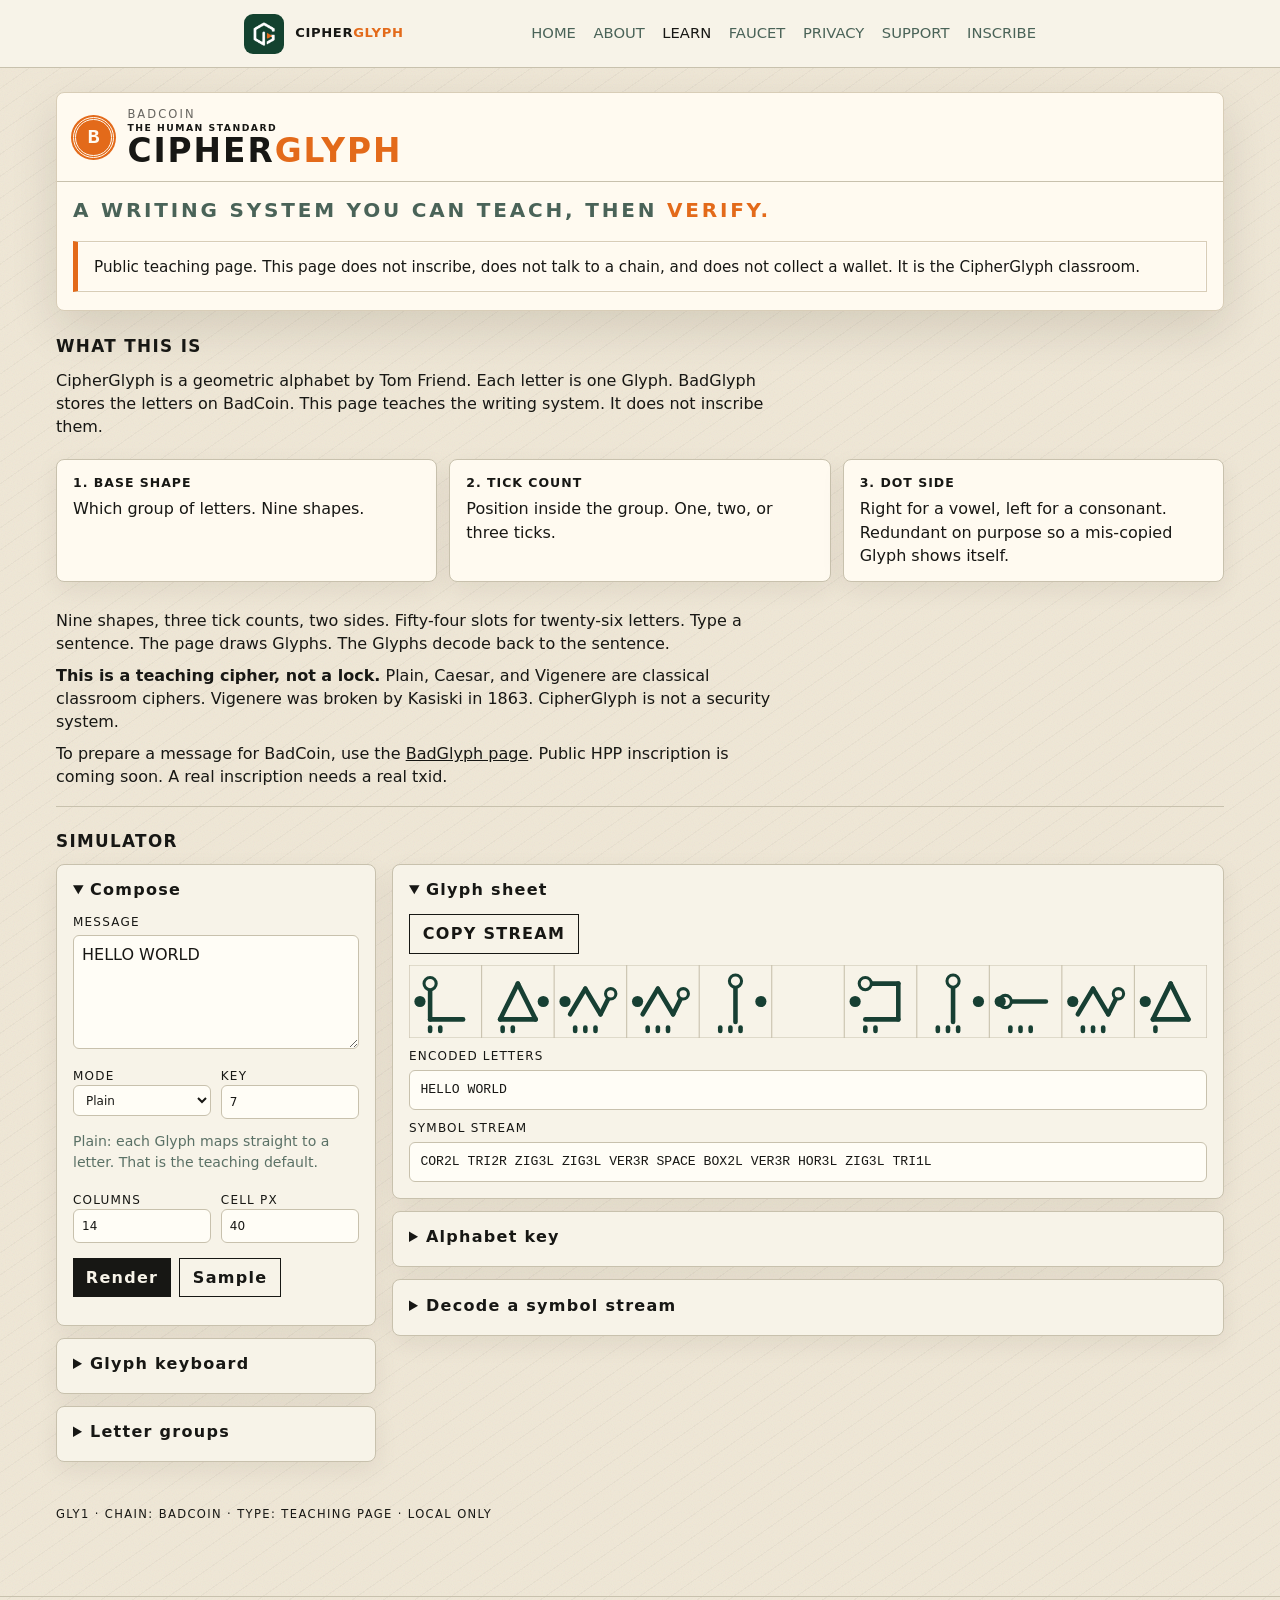
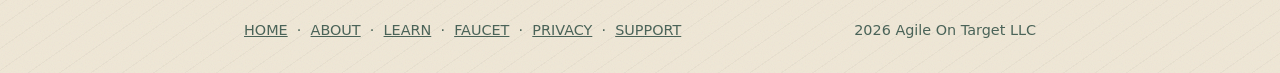
<file: cipherglyph.html>
<!DOCTYPE html>
<html lang="en">
<head>
  <meta charset="utf-8">
  <meta name="viewport" content="width=device-width, initial-scale=1">
  <title>CipherGlyph</title>
  <link rel="icon" href="assets/mark.png">
  <link rel="stylesheet" href="css/site.css">
  <style>
    :root {
      --paper: #f7f3e8;
      --ground: #efe7d6;
      --ink: #171714;
      --orange: #e36a1a;
      --rules: #c8c1ad;
      --shadow: 0 18px 48px #251b0b1f;
    }
    * { box-sizing: border-box; }
    body {
      margin: 0;
      min-height: 100vh;
      color: var(--ink);
      background-color: var(--ground);
      background-image:
        url("data:image/svg+xml,%3Csvg xmlns='http://www.w3.org/2000/svg' width='80' height='80'%3E%3Cfilter id='n'%3E%3CfeTurbulence type='fractalNoise' baseFrequency='0.9' numOctaves='2' stitchTiles='stitch'/%3E%3C/filter%3E%3Crect width='80' height='80' filter='url(%23n)' opacity='0.07'/%3E%3C/svg%3E"),
        repeating-linear-gradient(145deg, #00000008 0 1px, transparent 1px 18px);
      font-family: "Avenir Next Condensed", "Arial Narrow", "Helvetica Neue", ui-sans-serif, system-ui, sans-serif;
      padding: 0;
    }
    main { max-width: 76rem; margin: 0 auto; padding: 1.5rem 1.5rem 4rem; }
    .masthead { background: #fffaf0; border: 1px solid #d8cdb7; border-radius: 8px; box-shadow: var(--shadow); overflow: hidden; margin-bottom: 1.4rem; }
    .mast-top { display: flex; align-items: flex-start; justify-content: space-between; gap: 1rem; flex-wrap: wrap; padding: 0.8rem 1rem; border-bottom: 1px solid var(--rules); }
    .lockup { display: flex; align-items: center; gap: 0.85rem; }
    .mark { width: 3.4rem; height: auto; color: var(--ink); flex: none; }
    .brand-coin {
      width: 2.55rem;
      height: 2.55rem;
      border-radius: 50%;
      display: grid;
      place-items: center;
      background: var(--orange);
      color: #fffaf0;
      border: 3px double #fffaf0;
      box-shadow: 0 0 0 2px var(--orange);
      font-family: ui-monospace, monospace;
      font-weight: 900;
      font-size: 1.25rem;
      letter-spacing: 0;
    }
    .chain { font-size: 0.72rem; letter-spacing: 0.18em; text-transform: uppercase; opacity: 0.65; }
    .chain-standard { font-size: 0.58rem; letter-spacing: 0.16em; text-transform: uppercase; font-weight: 800; margin-top: -0.2rem; }
    h1 { font-size: clamp(1.45rem, 3vw, 2.05rem); letter-spacing: 0.06em; margin: 0.05rem 0 0.1rem; font-weight: 800; line-height: 0.95; }
    h1 span { color: var(--orange); }
    .tag { letter-spacing: 0.14em; text-transform: uppercase; font-size: clamp(0.85rem, 2.2vw, 1.25rem); margin: 0.85rem 1rem 1rem; text-align: center; font-weight: 800; }
    .tag span { color: var(--orange); }
    .gly1 { display: inline-block; border: 2px solid var(--orange); color: var(--orange); font-weight: 800; letter-spacing: 0.14em; padding: 0.2rem 0.5rem; font-size: 0.72rem; border-radius: 7px; background: #fffaf0; }
    .notice { border: 1px solid #d8cdb7; border-left: 5px solid var(--orange); padding: 0.85rem 1rem; margin: 0 1rem 1.1rem; font-size: 0.95rem; background: #fffaf0; box-shadow: inset 0 0 0 1px #ffffff80; }
    .rule { height: 1px; background: var(--rules); margin: 1.1rem 0 1.3rem; }
    h2 { letter-spacing: 0.08em; font-size: 1.05rem; margin: 0 0 0.6rem; }
    p, li { line-height: 1.45; }
    .lede { max-width: 46rem; }
    .axes { display: grid; grid-template-columns: repeat(auto-fit, minmax(14rem, 1fr)); gap: 0.75rem; margin: 1rem 0 1.4rem; padding: 0; list-style: none; }
    .axes li { background: #fffaf0; border: 1px solid var(--rules); padding: 0.85rem 1rem; border-radius: 8px; box-shadow: 0 8px 24px #251b0b12; }
    .axes strong { display: block; letter-spacing: 0.08em; font-size: 0.78rem; margin-bottom: 0.35rem; }
    .workbench { display: grid; grid-template-columns: minmax(16rem, 20rem) 1fr; gap: 1rem; align-items: start; }
    @media (max-width: 52rem) { .workbench { grid-template-columns: 1fr; } }
    .panel { background: var(--paper); border: 1px solid var(--rules); padding: 0.85rem 1rem 1rem; margin: 0 0 0.75rem; border-radius: 8px; box-shadow: 0 8px 24px #251b0b12; }
    .panel summary { font-weight: 800; letter-spacing: 0.08em; cursor: pointer; }
    label { display: block; font-size: 0.75rem; letter-spacing: 0.1em; text-transform: uppercase; margin: 0.6rem 0 0.25rem; }
    textarea, input, select { width: 100%; font: inherit; color: inherit; background: #fffdf6; border: 1px solid var(--rules); padding: 0.4rem 0.5rem; border-radius: 6px; }
    .row { display: grid; grid-template-columns: 1fr 1fr; gap: 0.6rem; }
    .btn-row { display: flex; gap: 0.5rem; flex-wrap: wrap; margin: 0.7rem 0; }
    button { font: inherit; font-weight: 800; letter-spacing: 0.08em; background: var(--ink); color: var(--paper); border: 0; padding: 0.45rem 0.8rem; cursor: pointer; }
    button.secondary { background: transparent; color: var(--ink); border: 1px solid var(--ink); }
    .small { font-size: 0.88rem; opacity: 0.9; }
    .codepane { font-family: ui-monospace, "SFMono-Regular", Menlo, monospace; font-size: 0.82rem; background: #fffdf6; border: 1px solid var(--rules); padding: 0.55rem 0.65rem; min-height: 2.2rem; word-break: break-word; border-radius: 6px; }
    [data-teach-stage] img { display: block; width: 100%; height: auto; }
    table { width: 100%; border-collapse: collapse; font-size: 0.88rem; }
    th, td { text-align: left; border-bottom: 1px solid var(--rules); padding: 0.28rem 0.35rem; }
    .keyboard { display: flex; flex-wrap: wrap; gap: 0.3rem; }
    .keyboard button { min-width: 2rem; padding: 0.3rem 0.45rem; }
    .foot { margin-top: 2rem; font-size: 0.72rem; letter-spacing: 0.12em; }
    a { color: inherit; }
  </style>
</head>
<body>
  <nav class="nav">
    <div class="nav-inner">
      <a class="brand" href="index.html">
        <img src="assets/mark.png" width="40" height="40" alt="">
        <span>CIPHER<span class="glyph">GLYPH</span></span>
      </a>
      <div class="nav-links">
        <a href="index.html">HOME</a>
        <a href="about.html">ABOUT</a>
        <a class="active" href="cipherglyph.html">LEARN</a>
        <a href="faucet.html">FAUCET</a>
        <a href="privacy.html">PRIVACY</a>
        <a href="support.html">SUPPORT</a>
        <a href="index.html#handoff">INSCRIBE</a>
      </div>
    </div>
  </nav>
  <main>
    <div class="masthead">
    <div class="mast-top">
      <div class="lockup">
        <span class="brand-coin" aria-hidden="true">B</span>
        <div>
          <div class="chain">BadCoin</div>
          <div class="chain-standard">The human standard</div>
          <h1>CIPHER<span>GLYPH</span></h1>
        </div>
      </div>
    </div>
    <p class="tag">A writing system you can teach, then <span>verify.</span></p>
    <p class="notice">Public teaching page. This page does not inscribe, does not talk to a chain, and does not collect a wallet. It is the CipherGlyph classroom.</p>
    </div>

    <h2>WHAT THIS IS</h2>
    <p class="lede">CipherGlyph is a geometric alphabet by Tom Friend. Each letter is one Glyph. BadGlyph stores the letters on BadCoin. This page teaches the writing system. It does not inscribe them.</p>
    <ul class="axes">
      <li><strong>1. BASE SHAPE</strong> Which group of letters. Nine shapes.</li>
      <li><strong>2. TICK COUNT</strong> Position inside the group. One, two, or three ticks.</li>
      <li><strong>3. DOT SIDE</strong> Right for a vowel, left for a consonant. Redundant on purpose so a mis-copied Glyph shows itself.</li>
    </ul>
    <p class="lede">Nine shapes, three tick counts, two sides. Fifty-four slots for twenty-six letters. Type a sentence. The page draws Glyphs. The Glyphs decode back to the sentence.</p>
    <p class="lede"><strong>This is a teaching cipher, not a lock.</strong> Plain, Caesar, and Vigenere are classical classroom ciphers. Vigenere was broken by Kasiski in 1863. CipherGlyph is not a security system.</p>
    <p class="lede">To prepare a message for BadCoin, use the <a href="index.html">BadGlyph page</a>. Public HPP inscription is coming soon. A real inscription needs a real txid.</p>

    <div class="rule"></div>
    <h2>SIMULATOR</h2>
    <div class="workbench">
      <div>
        <details class="panel" open>
          <summary>Compose</summary>
          <label for="teach-message">Message</label>
          <textarea id="teach-message" data-teach-plain rows="4" spellcheck="false" maxlength="46" aria-label="Teaching message">HELLO WORLD</textarea>
          <div class="row">
            <div>
              <label>Mode
                <select data-teach-mode aria-label="Teaching mode">
                  <option value="plain" selected>Plain</option>
                  <option value="caesar">Caesar</option>
                  <option value="vigenere">Vigenere</option>
                </select>
              </label>
            </div>
            <div>
              <label>Key
                <input data-teach-key type="text" value="7" autocomplete="off" aria-label="Teaching key">
              </label>
            </div>
          </div>
          <p class="small" data-teach-key-hint></p>
          <div class="row">
            <div>
              <label>Columns
                <input data-teach-cols type="number" value="14" min="4" max="60" aria-label="Columns">
              </label>
            </div>
            <div>
              <label>Cell px
                <input data-teach-cell type="number" value="40" min="22" max="80" aria-label="Cell size">
              </label>
            </div>
          </div>
          <p class="btn-row">
            <button type="button" data-teach-render>Render</button>
            <button type="button" class="secondary" data-teach-sample>Sample</button>
          </p>
        </details>
        <details class="panel">
          <summary>Glyph keyboard</summary>
          <p class="small">Each tap appends a letter.</p>
          <div class="keyboard" data-teach-kbd></div>
        </details>
        <details class="panel">
          <summary>Letter groups</summary>
          <table data-teach-groups></table>
        </details>
      </div>
      <div>
        <details class="panel" open>
          <summary>Glyph sheet</summary>
          <p class="btn-row"><button type="button" class="secondary" data-teach-copy>COPY STREAM</button></p>
          <div data-teach-stage></div>
          <label>Encoded letters</label>
          <div class="codepane" data-teach-letters></div>
          <label>Symbol stream</label>
          <div class="codepane" data-teach-stream></div>
        </details>
        <details class="panel">
          <summary>Alphabet key</summary>
          <table data-teach-keytable></table>
        </details>
        <details class="panel">
          <summary>Decode a symbol stream</summary>
          <p class="small">Code grammar: SHAPE + TICKS + DOT (for example COR2L). SPACE for space, DOT3 for period, DOT2 for comma. Teaching cipher, not a lock.</p>
          <textarea data-teach-decode rows="3" spellcheck="false" placeholder="COR2L TRI2R ZIG3L ZIG3L VER3R" aria-label="Symbol stream"></textarea>
          <p class="btn-row"><button type="button" class="secondary" data-teach-decode-go>DECODE STREAM</button></p>
          <p>Recovered: <strong data-teach-recovered></strong></p>
        </details>
      </div>
    </div>
    <p class="foot">GLY1 · CHAIN: BADCOIN · TYPE: TEACHING PAGE · LOCAL ONLY</p>
  </main>
  <footer>
    <div class="footer-row">
      <span>
        <a href="index.html">HOME</a>
        &nbsp;·&nbsp;
        <a href="about.html">ABOUT</a>
        &nbsp;·&nbsp;
        <a href="cipherglyph.html">LEARN</a>
        &nbsp;·&nbsp;
        <a href="faucet.html">FAUCET</a>
        &nbsp;·&nbsp;
        <a href="privacy.html">PRIVACY</a>
        &nbsp;·&nbsp;
        <a href="support.html">SUPPORT</a>
      </span>
      <span>2026 Agile On Target LLC</span>
    </div>
  </footer>
  <script type="module" src="./cipherglyph-view.mjs"></script>
</body>
</html>
</file>
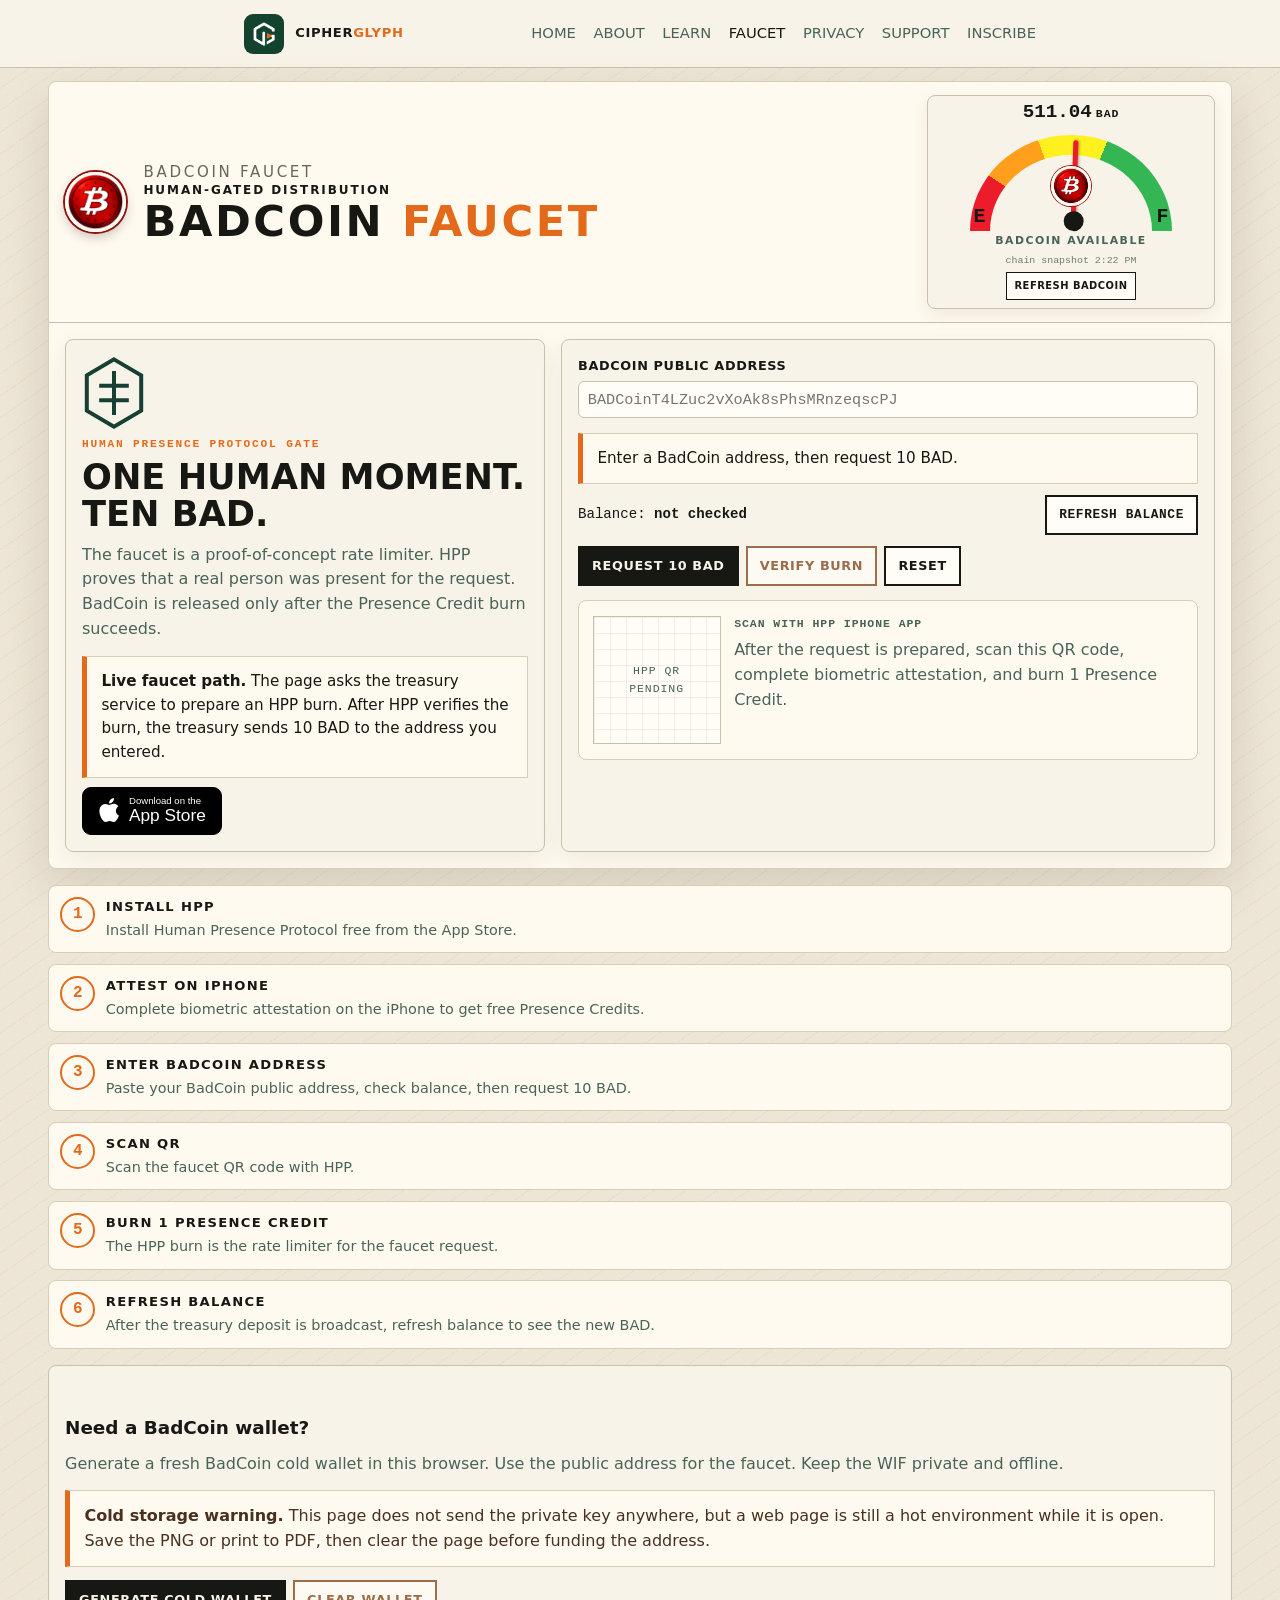
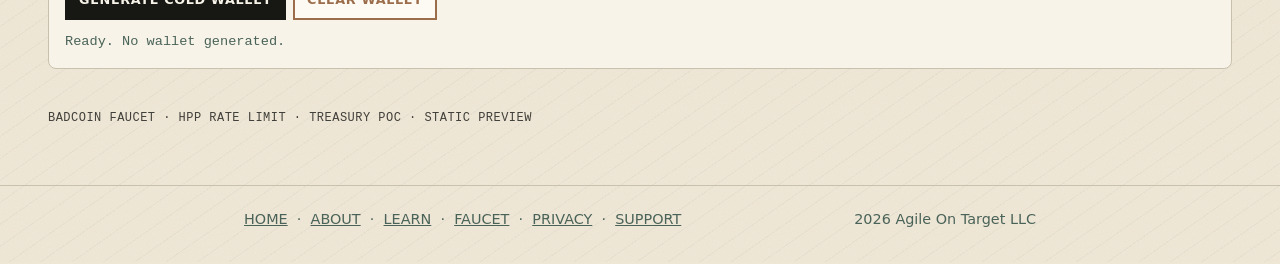
<file: faucet.html>
<!DOCTYPE html>
<html lang="en">
<head>
  <meta charset="utf-8">
  <meta name="viewport" content="width=device-width, initial-scale=1">
  <title>BadCoin Faucet · CipherGlyph</title>
  <link rel="icon" href="assets/mark.png">
  <link rel="stylesheet" href="css/site.css">
  <style>
    :root {
      --paper: #f7f3e8;
      --ground: #efe7d6;
      --ink: #171714;
      --deep: #173f33;
      --orange: #e36a1a;
      --rules: #c8c1ad;
      --ok: #1d5e2a;
      --warn: #7a3a10;
      --shadow: 0 18px 48px #251b0b1f;
    }
    * { box-sizing: border-box; }
    body {
      margin: 0;
      min-height: 100vh;
      color: var(--ink);
      background-color: var(--ground);
      background-image:
        url("data:image/svg+xml,%3Csvg xmlns='http://www.w3.org/2000/svg' width='80' height='80'%3E%3Cfilter id='n'%3E%3CfeTurbulence type='fractalNoise' baseFrequency='0.9' numOctaves='2' stitchTiles='stitch'/%3E%3C/filter%3E%3Crect width='80' height='80' filter='url(%23n)' opacity='0.07'/%3E%3C/svg%3E"),
        repeating-linear-gradient(145deg, #00000008 0 1px, transparent 1px 18px);
      font-family: "Avenir Next Condensed", "Arial Narrow", "Helvetica Neue", ui-sans-serif, system-ui, sans-serif;
      padding: 0;
    }
    main { max-width: 76rem; margin: 0 auto; padding: 0.8rem 1rem 3rem; }
    .faucet-hero {
      background: #fffaf0;
      border: 1px solid #d8cdb7;
      border-radius: 8px;
      box-shadow: var(--shadow);
      overflow: hidden;
      margin-bottom: 1rem;
    }
    .hero-top {
      display: flex;
      align-items: center;
      justify-content: space-between;
      gap: 1rem;
      flex-wrap: wrap;
      padding: 0.8rem 1rem;
      border-bottom: 1px solid var(--rules);
    }
    .lockup {
      display: flex;
      align-items: center;
      gap: 1.1rem;
    }
    .brand-coin {
      width: 3.8rem;
      height: 3.8rem;
      border-radius: 50%;
      object-fit: cover;
      border: 2px solid #fffaf0;
      box-shadow: 0 0 0 2px #8e140e, 0 5px 12px #2a110b3d;
    }
    .chain {
      font-size: 0.94rem;
      letter-spacing: 0.18em;
      text-transform: uppercase;
      opacity: 0.65;
    }
    .chain-standard {
      font-size: 0.75rem;
      letter-spacing: 0.16em;
      text-transform: uppercase;
      font-weight: 800;
      margin-top: -0.2rem;
    }
    h1 {
      font-size: clamp(1.9rem, 3.9vw, 2.7rem);
      letter-spacing: 0.06em;
      margin: 0.05rem 0 0.1rem;
      color: var(--ink);
      font-weight: 800;
      line-height: 0.95;
      text-transform: uppercase;
    }
    h1 span { color: var(--orange); }
    .tagline {
      letter-spacing: 0.14em;
      text-transform: uppercase;
      font-size: clamp(0.85rem, 2.2vw, 1.25rem);
      margin: 0;
      font-weight: 800;
      color: var(--orange);
    }
    .treasury-panel {
      width: min(100%, 18rem);
      display: grid;
      justify-items: center;
      gap: 0.2rem;
      padding: 0.45rem 0.65rem 0.55rem;
      background: var(--paper);
      border: 1px solid var(--rules);
      border-radius: 8px;
      box-shadow: 0 6px 18px #251b0b14;
    }
    .treasury-top {
      display: flex;
      align-items: baseline;
      gap: 0.25rem;
      font-family: ui-monospace, monospace;
      color: var(--ink);
    }
    .treasury-amount {
      font-size: 1.2rem;
      font-weight: 900;
      line-height: 1;
    }
    .treasury-unit {
      font-size: 0.72rem;
      font-weight: 800;
      letter-spacing: 0.08em;
    }
    .treasury-gauge {
      position: relative;
      width: 12.6rem;
      height: 6.7rem;
      overflow: hidden;
      margin-top: -0.05rem;
    }
    .treasury-arc {
      position: absolute;
      left: 0;
      right: 0;
      bottom: -5.9rem;
      height: 12rem;
      border-radius: 50%;
      background:
        conic-gradient(from 270deg,
          #ed1c2b 0deg 34deg,
          #ff9f1c 34deg 70deg,
          #fff01f 70deg 112deg,
          #33b653 112deg 180deg,
          transparent 180deg 360deg);
      transform: rotate(calc((var(--treasury-ratio, 1) - 1) * 0deg));
    }
    .treasury-arc::after {
      content: "";
      position: absolute;
      inset: 1.25rem;
      border-radius: 50%;
      background: var(--paper);
    }
    .treasury-needle {
      position: absolute;
      left: 50%;
      bottom: 0.55rem;
      width: 5.2rem;
      height: 0.34rem;
      background: #ed1c2b;
      border-radius: 999px;
      transform-origin: 0.15rem 50%;
      transform: rotate(calc(-178deg + (var(--treasury-ratio, 1) * 176deg)));
      box-shadow: 0 1px 3px #2a110b66;
    }
    .treasury-needle::after {
      content: "";
      position: absolute;
      left: -0.5rem;
      top: 50%;
      width: 1.25rem;
      height: 1.25rem;
      border-radius: 50%;
      background: var(--ink);
      transform: translateY(-50%);
    }
    .treasury-logo {
      position: absolute;
      left: 50%;
      top: 2.55rem;
      width: 2.5rem;
      height: 2.5rem;
      border-radius: 50%;
      object-fit: cover;
      transform: translateX(-50%);
      border: 2px solid #fffaf0;
      box-shadow: 0 0 0 1px #8e140e;
      z-index: 2;
    }
    .treasury-labels {
      position: absolute;
      left: 0.2rem;
      right: 0.2rem;
      bottom: 0;
      display: flex;
      justify-content: space-between;
      font-family: ui-monospace, monospace;
      font-weight: 900;
      font-size: 1.25rem;
    }
    .treasury-caption {
      margin: -0.15rem 0 0;
      font-size: 0.68rem;
      letter-spacing: 0.14em;
      text-transform: uppercase;
      font-weight: 900;
      color: #4a6358;
    }
    .treasury-status {
      margin: 0;
      min-height: 1rem;
      font-family: ui-monospace, monospace;
      font-size: 0.62rem;
      color: #6d7f75;
      text-align: center;
    }
    .treasury-refresh {
      min-height: 1.7rem;
      padding: 0.2rem 0.45rem;
      font-size: 0.62rem;
      border-width: 1px;
    }
    .hero-body {
      display: grid;
      grid-template-columns: 1fr;
      gap: 1rem;
      padding: 1rem;
      align-items: stretch;
    }
    @media (min-width: 64rem) {
      .hero-body { grid-template-columns: minmax(22rem, 30rem) 1fr; }
    }
    .gate-card, .faucet-card {
      background: var(--paper);
      border: 1px solid var(--rules);
      border-radius: 8px;
      padding: 1rem;
      box-shadow: 0 8px 24px #251b0b12;
    }
    .gate-symbol {
      width: 4rem;
      height: 4rem;
      margin-bottom: 1rem;
      position: relative;
      display: grid;
      place-items: center;
      color: var(--deep);
    }
    .pulse-ring {
      position: absolute;
      inset: -0.6rem;
      border-radius: 50%;
      border: 1px solid var(--orange);
      opacity: 0;
      animation: pulse 3s ease-out infinite;
    }
    .pulse-ring:nth-child(2) { animation-delay: 1s; }
    .pulse-ring:nth-child(3) { animation-delay: 2s; }
    @keyframes pulse {
      0% { transform: scale(0.8); opacity: 0.45; }
      100% { transform: scale(1.75); opacity: 0; }
    }
    .gate-label {
      font-family: ui-monospace, monospace;
      font-size: 0.7rem;
      letter-spacing: 0.16em;
      text-transform: uppercase;
      color: var(--orange);
      margin-bottom: 0.35rem;
      font-weight: 800;
    }
    .gate-title {
      font-size: clamp(1.4rem, 4vw, 2.2rem);
      line-height: 1.05;
      margin: 0 0 0.6rem;
      text-transform: uppercase;
    }
    .lead {
      color: #4a6358;
      font-size: 1rem;
      margin: 0 0 0.85rem;
    }
    .status-note {
      border-left: 5px solid var(--orange);
      background: #fffaf0;
      border-top: 1px solid #d8cdb7;
      border-right: 1px solid #d8cdb7;
      border-bottom: 1px solid #d8cdb7;
      padding: 0.8rem 0.9rem;
      margin: 0.9rem 0 0;
      font-size: 0.95rem;
    }
    .status-note[data-tone="ok"] {
      border-left-color: var(--ok);
      color: var(--ok);
    }
    .status-note[data-tone="warn"] {
      border-left-color: #a02714;
      color: #a02714;
    }
    label {
      display: block;
      font-weight: 800;
      letter-spacing: 0.05em;
      text-transform: uppercase;
      font-size: 0.8rem;
      margin-bottom: 0.3rem;
    }
    input[type=text] {
      width: 100%;
      font-family: ui-monospace, monospace;
      font-size: 0.95rem;
      padding: 0.55rem;
      border: 1px solid var(--rules);
      background: #fffdf6;
      border-radius: 6px;
    }
    textarea {
      width: 100%;
      min-height: 4.4rem;
      resize: vertical;
      font-family: ui-monospace, monospace;
      font-size: 0.9rem;
      line-height: 1.35;
      padding: 0.55rem;
      border: 1px solid var(--rules);
      background: #fffdf6;
      border-radius: 6px;
      color: var(--ink);
    }
    .button-row {
      display: flex;
      flex-wrap: wrap;
      gap: 0.45rem;
      margin: 0.7rem 0;
    }
    button, .button-link {
      display: inline-flex;
      align-items: center;
      justify-content: center;
      font: inherit;
      font-size: 0.8rem;
      font-weight: 800;
      letter-spacing: 0.05em;
      text-transform: uppercase;
      padding: 0.5rem 0.75rem;
      border: 2px solid var(--ink);
      background: var(--ink);
      color: var(--paper);
      text-decoration: none;
      cursor: pointer;
      min-height: 2.35rem;
    }
    button.secondary, .button-link.secondary {
      background: #fffdf6;
      color: var(--ink);
    }
    button:disabled, .button-link[aria-disabled="true"] {
      cursor: not-allowed;
      opacity: 0.72;
      background: #fffdf6;
      color: var(--warn);
      border-color: var(--warn);
    }
    .balance-line {
      display: grid;
      grid-template-columns: 1fr auto;
      gap: 0.5rem;
      align-items: center;
      margin: 0.7rem 0 0.2rem;
      font-family: ui-monospace, monospace;
      font-size: 0.88rem;
    }
    .qr-row {
      display: grid;
      grid-template-columns: 8rem 1fr;
      gap: 0.85rem;
      align-items: center;
      background: #fffaf0;
      border: 1px solid #d8cdb7;
      padding: 0.85rem;
      margin-top: 0.9rem;
      border-radius: 8px;
    }
    .qr-frame {
      width: 8rem;
      height: 8rem;
      display: grid;
      place-items: center;
      background: #fffdf6;
      border: 1px solid var(--rules);
      font-family: ui-monospace, monospace;
      font-size: 0.72rem;
      letter-spacing: 0.08em;
      text-transform: uppercase;
      color: #4a6358;
      text-align: center;
      background-image:
        linear-gradient(#d8d1bb55 1px, transparent 1px),
        linear-gradient(90deg, #d8d1bb55 1px, transparent 1px);
      background-size: 16px 16px;
    }
    .qr-frame canvas {
      width: 100%;
      height: 100%;
      image-rendering: pixelated;
      background: #fff;
    }
    .qr-frame[data-ready="true"] {
      background: #fff;
      padding: 0.35rem;
      color: var(--ink);
    }
    .qr-caption {
      display: block;
      font-family: ui-monospace, monospace;
      font-size: 0.72rem;
      letter-spacing: 0.08em;
      text-transform: uppercase;
      color: #4a6358;
      font-weight: 800;
      margin-bottom: 0.35rem;
    }
    .app-store-badge {
      display: inline-flex;
      align-items: center;
      gap: 9px;
      padding: 7px 15px 8px;
      background: #000;
      border: 1px solid #000;
      border-radius: 9px;
      text-decoration: none;
      width: fit-content;
      color: #fff;
      margin-top: 0.55rem;
    }
    .app-store-badge:hover { opacity: 0.82; }
    .app-store-badge .asb-text {
      display: flex;
      flex-direction: column;
      line-height: 1.15;
      text-align: left;
      font-family: -apple-system, BlinkMacSystemFont, "Helvetica Neue", Helvetica, Arial, sans-serif;
      color: #fff;
    }
    .asb-small { font-size: 0.6rem; }
    .asb-large { font-size: 1.08rem; font-weight: 500; }
    .steps {
      display: grid;
      grid-template-columns: 1fr;
      gap: 0.65rem;
      margin: 1rem 0 0;
    }
    .step {
      display: grid;
      grid-template-columns: 2.2rem 1fr;
      gap: 0.65rem;
      align-items: start;
      background: #fffaf0;
      border: 1px solid #d8cdb7;
      padding: 0.7rem;
      border-radius: 8px;
    }
    .step-num {
      width: 2.2rem;
      height: 2.2rem;
      border: 2px solid var(--orange);
      border-radius: 50%;
      display: grid;
      place-items: center;
      font-weight: 900;
      color: var(--orange);
      font-family: ui-monospace, monospace;
    }
    .step h3 {
      margin: 0;
      font-size: 0.82rem;
      letter-spacing: 0.1em;
      text-transform: uppercase;
    }
    .step p { margin: 0.1rem 0 0; font-size: 0.9rem; color: #4a6358; }
    .wallet-note {
      margin-top: 1rem;
      background: var(--paper);
      border: 1px solid var(--rules);
      border-radius: 8px;
      padding: 1rem;
    }
    .wallet-grid {
      display: grid;
      grid-template-columns: 1fr;
      gap: 0.8rem;
      margin-top: 0.8rem;
    }
    @media (min-width: 58rem) {
      .wallet-grid { grid-template-columns: 1fr 1fr; }
    }
    .wallet-field {
      display: grid;
      gap: 0.35rem;
    }
    .wallet-warning {
      border-left: 5px solid var(--orange);
      background: #fffaf0;
      border-top: 1px solid #d8cdb7;
      border-right: 1px solid #d8cdb7;
      border-bottom: 1px solid #d8cdb7;
      padding: 0.8rem 0.9rem;
      color: #4a3020;
      margin: 0.8rem 0;
    }
    .wallet-output[hidden] { display: none; }
    .wallet-output {
      margin-top: 0.8rem;
      border-top: 1px solid var(--rules);
      padding-top: 0.8rem;
    }
    .wallet-status {
      min-height: 1.2rem;
      margin: 0.2rem 0 0;
      color: #4a6358;
      font-family: ui-monospace, monospace;
      font-size: 0.85rem;
    }
    .wallet-status[data-state="error"] { color: #a02714; }
    .print-sheet {
      display: none;
    }
    @media print {
      body > :not(.print-sheet) { display: none !important; }
      .print-sheet {
        display: block;
        padding: 1in;
        color: #111;
        background: #fff;
        font-family: Arial, sans-serif;
      }
      .print-sheet h1 {
        color: #111;
        font-size: 32pt;
        letter-spacing: 0;
      }
      .print-sheet code {
        display: block;
        white-space: pre-wrap;
        overflow-wrap: anywhere;
        border: 1px solid #999;
        padding: 12pt;
        margin: 6pt 0 18pt;
        font-size: 14pt;
      }
    }
    .foot {
      margin-top: 2.5rem;
      font-family: ui-monospace, monospace;
      font-size: 0.75rem;
      letter-spacing: 0.04em;
      opacity: 0.8;
    }
    @media (max-width: 640px) {
      .qr-row { grid-template-columns: 1fr; }
      .qr-frame { width: 100%; height: 10rem; }
      .treasury-panel { width: 100%; }
    }
  </style>
</head>
<body>
  <nav class="nav">
    <div class="nav-inner">
      <a class="brand" href="index.html">
        <img src="assets/mark.png" width="40" height="40" alt="">
        <span>CIPHER<span class="glyph">GLYPH</span></span>
      </a>
      <div class="nav-links">
        <a href="index.html">HOME</a>
        <a href="about.html">ABOUT</a>
        <a href="cipherglyph.html">LEARN</a>
        <a class="active" href="faucet.html">FAUCET</a>
        <a href="privacy.html">PRIVACY</a>
        <a href="support.html">SUPPORT</a>
        <a href="index.html#handoff">INSCRIBE</a>
      </div>
    </div>
  </nav>
  <main>
    <section class="faucet-hero">
      <div class="hero-top">
        <div class="lockup">
          <img class="brand-coin" src="assets/badcoin-logo.jpg" width="46" height="46" alt="BadCoin logo">
          <div>
            <div class="chain">BadCoin Faucet</div>
            <div class="chain-standard">Human-gated distribution</div>
            <h1>BADCOIN <span>FAUCET</span></h1>
          </div>
        </div>
        <aside class="treasury-panel" aria-label="BadCoin faucet treasury">
          <div class="treasury-top">
            <span class="treasury-amount" data-treasury-available>1000</span>
            <span class="treasury-unit">BAD</span>
          </div>
          <div class="treasury-gauge" data-treasury-gauge style="--treasury-ratio: 1">
            <div class="treasury-arc" aria-hidden="true"></div>
            <img class="treasury-logo" src="assets/badcoin-logo.jpg" width="40" height="40" alt="">
            <div class="treasury-needle" aria-hidden="true"></div>
            <div class="treasury-labels" aria-hidden="true"><span>E</span><span>F</span></div>
          </div>
          <p class="treasury-caption">BadCoin available</p>
          <p class="treasury-status" data-treasury-status>checking treasury</p>
          <button type="button" class="secondary treasury-refresh" data-refresh-treasury>Refresh BadCoin</button>
        </aside>
      </div>
      <div class="hero-body">
        <article class="gate-card">
          <div class="gate-symbol" aria-hidden="true">
            <span class="pulse-ring"></span>
            <span class="pulse-ring"></span>
            <span class="pulse-ring"></span>
            <svg viewBox="0 0 80 92" width="64" height="74">
              <polygon points="40,4 74,24 74,68 40,88 6,68 6,24" fill="none" stroke="currentColor" stroke-width="5"/>
              <path d="M40 21v50M24 37h32M24 55h32" fill="none" stroke="currentColor" stroke-width="5" stroke-linecap="square"/>
            </svg>
          </div>
          <p class="gate-label">Human Presence Protocol gate</p>
          <h2 class="gate-title">One human moment. Ten BAD.</h2>
          <p class="lead">The faucet is a proof-of-concept rate limiter. HPP proves that a real person was present for the request. BadCoin is released only after the Presence Credit burn succeeds.</p>
          <p class="status-note"><strong>Live faucet path.</strong> The page asks the treasury service to prepare an HPP burn. After HPP verifies the burn, the treasury sends 10 BAD to the address you entered.</p>
          <a href="https://apps.apple.com/app/human-presence-protocol-hpp/id6762528053" class="app-store-badge" target="_blank" rel="noopener noreferrer" aria-label="Download Human Presence Protocol on the App Store">
            <svg width="22" height="26" viewBox="0 0 22 26" aria-hidden="true"><path fill="#fff" d="M17.9 13.8c0-3 2.4-4.5 2.5-4.6-1.4-2.1-3.6-2.4-4.4-2.4-1.9-.2-3.7 1.1-4.6 1.1-.9 0-2.4-1.1-4-1-2 0-3.9 1.2-5 3-2.1 3.6-.5 9 1.5 12 1 1.5 2.2 3.1 3.8 3 1.5-.1 2.1-1 4-1s2.4 1 4 1c1.6 0 2.7-1.5 3.7-2.9 1.1-1.7 1.6-3.3 1.6-3.4-.1-.1-3.1-1.3-3.1-4.8ZM14.8 4.8c.8-1 1.4-2.4 1.2-3.8-1.2.1-2.7.8-3.6 1.8-.8.9-1.5 2.3-1.3 3.7 1.4.1 2.8-.7 3.7-1.7Z"/></svg>
            <span class="asb-text"><span class="asb-small">Download on the</span><span class="asb-large">App Store</span></span>
          </a>
        </article>

        <article class="faucet-card">
          <label for="badcoin-address">BadCoin public address</label>
          <input id="badcoin-address" type="text" inputmode="latin" autocomplete="off" placeholder="BADCoinT4LZuc2vXoAk8sPhsMRnzeqscPJ">
          <p class="status-note" data-faucet-status>Enter a BadCoin address, then request 10 BAD.</p>
          <div class="balance-line">
            <span>Balance: <strong data-balance>not checked</strong></span>
            <button type="button" class="secondary" data-refresh-balance>Refresh balance</button>
          </div>
          <div class="button-row">
            <button type="button" data-request-faucet>Request 10 BAD</button>
            <button type="button" class="secondary" data-verify-burn disabled>Verify burn</button>
            <button type="button" class="secondary" data-reset-flow>Reset</button>
          </div>
          <div class="qr-row">
            <div class="qr-frame" aria-label="HPP faucet QR" data-faucet-qr>HPP QR<br>pending</div>
            <div>
              <span class="qr-caption">Scan with HPP iPhone app</span>
              <p class="lead">After the request is prepared, scan this QR code, complete biometric attestation, and burn 1 Presence Credit.</p>
              <p class="wallet-status" data-burn-id></p>
            </div>
          </div>
        </article>
      </div>
    </section>

    <section class="steps" aria-label="BadCoin faucet steps">
      <div class="step">
        <span class="step-num">1</span>
        <div><h3>Install HPP</h3><p>Install Human Presence Protocol free from the App Store.</p></div>
      </div>
      <div class="step">
        <span class="step-num">2</span>
        <div><h3>Attest on iPhone</h3><p>Complete biometric attestation on the iPhone to get free Presence Credits.</p></div>
      </div>
      <div class="step">
        <span class="step-num">3</span>
        <div><h3>Enter BadCoin address</h3><p>Paste your BadCoin public address, check balance, then request 10 BAD.</p></div>
      </div>
      <div class="step">
        <span class="step-num">4</span>
        <div><h3>Scan QR</h3><p>Scan the faucet QR code with HPP.</p></div>
      </div>
      <div class="step">
        <span class="step-num">5</span>
        <div><h3>Burn 1 Presence Credit</h3><p>The HPP burn is the rate limiter for the faucet request.</p></div>
      </div>
      <div class="step">
        <span class="step-num">6</span>
        <div><h3>Refresh balance</h3><p>After the treasury deposit is broadcast, refresh balance to see the new BAD.</p></div>
      </div>
    </section>

    <section class="wallet-note">
      <h2>Need a BadCoin wallet?</h2>
      <p class="lead">Generate a fresh BadCoin cold wallet in this browser. Use the public address for the faucet. Keep the WIF private and offline.</p>
      <p class="wallet-warning"><strong>Cold storage warning.</strong> This page does not send the private key anywhere, but a web page is still a hot environment while it is open. Save the PNG or print to PDF, then clear the page before funding the address.</p>
      <div class="button-row">
        <button type="button" data-generate-wallet>Generate cold wallet</button>
        <button type="button" class="secondary" data-clear-wallet disabled>Clear wallet</button>
      </div>
      <p class="wallet-status" data-wallet-status>Ready. No wallet generated.</p>
      <div class="wallet-output" data-wallet-output hidden>
        <div class="wallet-grid">
          <div class="wallet-field">
            <label for="cold-address">Public address</label>
            <textarea id="cold-address" data-cold-address readonly spellcheck="false"></textarea>
          </div>
          <div class="wallet-field">
            <label for="cold-wif">Private key WIF</label>
            <textarea id="cold-wif" data-cold-wif readonly spellcheck="false"></textarea>
          </div>
        </div>
        <div class="button-row">
          <button type="button" class="secondary" data-use-address>Use this address</button>
          <button type="button" class="secondary" data-copy-address>Copy address</button>
          <button type="button" class="secondary" data-download-png>Download PNG</button>
          <button type="button" class="secondary" data-print-pdf>Print or save PDF</button>
        </div>
      </div>
    </section>

    <p class="foot">BADCOIN FAUCET · HPP RATE LIMIT · TREASURY POC · STATIC PREVIEW</p>
  </main>
  <section class="print-sheet" aria-hidden="true" data-print-sheet></section>
  <footer>
    <div class="footer-row">
      <span>
        <a href="index.html">HOME</a>
        &nbsp;·&nbsp;
        <a href="about.html">ABOUT</a>
        &nbsp;·&nbsp;
        <a href="cipherglyph.html">LEARN</a>
        &nbsp;·&nbsp;
        <a href="faucet.html">FAUCET</a>
        &nbsp;·&nbsp;
        <a href="privacy.html">PRIVACY</a>
        &nbsp;·&nbsp;
        <a href="support.html">SUPPORT</a>
      </span>
      <span>2026 Agile On Target LLC</span>
    </div>
  </footer>
  <script type="module">
    import { drawColdWalletPng, generateBadCoinColdWallet } from "./lib/badcoin-cold-wallet.mjs";
    import { prepareClaimRequest, verifyClaimRequest, getClaimRequest, prepareFailureMessage } from "./lib/inscriber-client.mjs";
    import { encodeQr, drawQr } from "./lib/qr.mjs";

    const TREASURY_MAX_BAD = 1000;
    const TREASURY_ADDRESS = "BADDoGmLTiLyv1wZjVqjzcYKz6WKkNYUZ8";
    const TREASURY_SNAPSHOT_SOURCE = { url: "./data/badcoin-treasury.json", label: "chain snapshot" };
    const TREASURY_LIVE_SOURCES = [
      { url: "http://127.0.0.1:8766/treasury/balance", label: "operator treasury" },
      { url: `https://explorer.badcoin.dev/ext/getbalance/${TREASURY_ADDRESS}`, label: "explorer" },
    ];
    const ADDRESS_BALANCE_SOURCES = [
      (address) => ({
        url: `http://127.0.0.1:8766/address/balance/${encodeURIComponent(address)}`,
        label: "operator lookup",
      }),
      (address) => ({
        url: `https://explorer.badcoin.dev/ext/getbalance/${encodeURIComponent(address)}`,
        label: "explorer",
      }),
    ];

    const balance = document.querySelector("[data-balance]");
    const addressInput = document.getElementById("badcoin-address");
    const refreshBalanceBtn = document.querySelector("[data-refresh-balance]");
    const treasuryAvailable = document.querySelector("[data-treasury-available]");
    const treasuryGauge = document.querySelector("[data-treasury-gauge]");
    const treasuryStatus = document.querySelector("[data-treasury-status]");
    const refreshTreasuryBtn = document.querySelector("[data-refresh-treasury]");
    const walletOutput = document.querySelector("[data-wallet-output]");
    const walletStatus = document.querySelector("[data-wallet-status]");
    const faucetStatus = document.querySelector("[data-faucet-status]");
    const faucetQr = document.querySelector("[data-faucet-qr]");
    const requestFaucetBtn = document.querySelector("[data-request-faucet]");
    const verifyBurnBtn = document.querySelector("[data-verify-burn]");
    const burnIdLine = document.querySelector("[data-burn-id]");
    const coldAddress = document.querySelector("[data-cold-address]");
    const coldWif = document.querySelector("[data-cold-wif]");
    const clearWalletBtn = document.querySelector("[data-clear-wallet]");
    const printSheet = document.querySelector("[data-print-sheet]");
    let currentColdWallet = null;
    let currentBurnId = "";
    let pollTimer = null;

    renderTreasuryGauge(0, TREASURY_MAX_BAD);
    refreshTreasuryGauge();

    refreshBalanceBtn?.addEventListener("click", async () => {
      await refreshAddressBalance();
      refreshTreasuryGauge({ preferLive: true });
    });
    refreshTreasuryBtn?.addEventListener("click", () => refreshTreasuryGauge({ preferLive: true }));
    document.querySelector("[data-reset-flow]")?.addEventListener("click", () => {
      stopPoll();
      currentBurnId = "";
      addressInput.value = "";
      balance.textContent = "not checked";
      setFaucetStatus("Enter a BadCoin address, then request 10 BAD.");
      burnIdLine.textContent = "";
      verifyBurnBtn.disabled = true;
      clearQr();
    });
    requestFaucetBtn?.addEventListener("click", requestFaucet);
    verifyBurnBtn?.addEventListener("click", () => verifyBurnNow({ manual: true }));
    document.querySelector("[data-generate-wallet]")?.addEventListener("click", () => {
      try {
        currentColdWallet = generateBadCoinColdWallet();
        coldAddress.value = currentColdWallet.address;
        coldWif.value = currentColdWallet.wif;
        walletOutput.hidden = false;
        clearWalletBtn.disabled = false;
        walletStatus.dataset.state = "ok";
        walletStatus.textContent = "Generated locally. Save it before funding the address.";
      } catch (error) {
        currentColdWallet = null;
        walletStatus.dataset.state = "error";
        walletStatus.textContent = error instanceof Error ? error.message : "Wallet generation failed.";
      }
    });
    clearWalletBtn?.addEventListener("click", clearColdWallet);
    document.querySelector("[data-use-address]")?.addEventListener("click", () => {
      if (!currentColdWallet) return;
      addressInput.value = currentColdWallet.address;
      addressInput.focus();
      walletStatus.dataset.state = "ok";
      walletStatus.textContent = "Public address copied into the faucet form.";
    });
    document.querySelector("[data-copy-address]")?.addEventListener("click", async () => {
      if (!currentColdWallet) return;
      await navigator.clipboard.writeText(currentColdWallet.address);
      walletStatus.dataset.state = "ok";
      walletStatus.textContent = "Public address copied.";
    });
    document.querySelector("[data-download-png]")?.addEventListener("click", () => {
      if (!currentColdWallet) return;
      const a = document.createElement("a");
      a.href = drawColdWalletPng(currentColdWallet);
      a.download = `badcoin-cold-wallet-${currentColdWallet.address.slice(0, 12)}.png`;
      a.click();
      walletStatus.dataset.state = "ok";
      walletStatus.textContent = "PNG downloaded. Keep it offline.";
    });
    document.querySelector("[data-print-pdf]")?.addEventListener("click", () => {
      if (!currentColdWallet) return;
      printSheet.innerHTML = `
        <h1>BadCoin Cold Wallet</h1>
        <p>Generated in this browser. Keep the WIF private and offline.</p>
        <h2>Public address</h2>
        <code>${escapeHtml(currentColdWallet.address)}</code>
        <h2>Private key WIF</h2>
        <code>${escapeHtml(currentColdWallet.wif)}</code>
        <h2>Created</h2>
        <code>${escapeHtml(currentColdWallet.createdAt)}</code>
      `;
      window.print();
    });

    function clearColdWallet() {
      currentColdWallet = null;
      coldAddress.value = "";
      coldWif.value = "";
      walletOutput.hidden = true;
      clearWalletBtn.disabled = true;
      walletStatus.removeAttribute("data-state");
      walletStatus.textContent = "Cleared from the page.";
      printSheet.textContent = "";
    }

    function escapeHtml(value) {
      return String(value).replace(/[&<>"']/g, (ch) => ({
        "&": "&amp;",
        "<": "&lt;",
        ">": "&gt;",
        '"': "&quot;",
        "'": "&#39;",
      })[ch]);
    }

    function renderTreasuryGauge(available, max) {
      const boundedMax = Math.max(1, Number(max) || 1);
      const boundedAvailable = Math.max(0, Math.min(boundedMax, Number(available) || 0));
      const ratio = boundedAvailable / boundedMax;
      treasuryAvailable.textContent = boundedAvailable.toLocaleString("en-US", {
        maximumFractionDigits: 2,
      });
      treasuryGauge.style.setProperty("--treasury-ratio", String(ratio));
    }

    function setFaucetStatus(text, tone = "") {
      faucetStatus.textContent = text;
      if (tone) faucetStatus.dataset.tone = tone;
      else faucetStatus.removeAttribute("data-tone");
    }

    function clearQr() {
      faucetQr.dataset.ready = "false";
      faucetQr.textContent = "HPP QR\npending";
    }

    function showQr(burnUri) {
      const qr = encodeQr(burnUri, { ecc: "M" });
      if (!qr.ok) {
        clearQr();
        return false;
      }
      faucetQr.textContent = "";
      faucetQr.dataset.ready = "true";
      const canvas = document.createElement("canvas");
      const scale = 5;
      const dim = (qr.size + 8) * scale;
      canvas.width = dim;
      canvas.height = dim;
      drawQr(canvas.getContext("2d"), qr, { scale });
      faucetQr.append(canvas);
      return true;
    }

    async function requestFaucet() {
      stopPoll();
      clearQr();
      verifyBurnBtn.disabled = true;
      currentBurnId = "";
      const address = addressInput.value.trim();
      if (!address) {
        setFaucetStatus("Enter a BadCoin public address first.", "warn");
        return;
      }
      requestFaucetBtn.disabled = true;
      setFaucetStatus("Preparing HPP burn. No credits are spent yet.");
      const prepared = await prepareClaimRequest({
        address,
        message: "BADCOIN FAUCET",
        kind: "faucet",
      });
      requestFaucetBtn.disabled = false;
      if (!prepared.ok || !prepared.burn_uri) {
        setFaucetStatus(prepareFailureMessage(prepared), "warn");
        return;
      }
      currentBurnId = prepared.burn_id || "";
      burnIdLine.textContent = currentBurnId ? `Burn ${currentBurnId}` : "";
      if (!showQr(prepared.burn_uri)) {
        setFaucetStatus("HPP prepared the burn, but the page could not draw the QR.", "warn");
        return;
      }
      verifyBurnBtn.disabled = false;
      setFaucetStatus("Scan with HPP. After the burn, this page will verify and send 10 BAD.");
      startPoll();
    }

    async function verifyBurnNow({ manual = false } = {}) {
      if (!currentBurnId) {
        if (manual) setFaucetStatus("No HPP burn is prepared yet.", "warn");
        return;
      }
      const verified = await verifyClaimRequest({ burnId: currentBurnId });
      if (!verified.ok) {
        if (manual) setFaucetStatus(verified.message || `Cannot verify burn (${verified.reason || "unknown"}).`, "warn");
        return;
      }
      const claim = await getClaimRequest({ burnId: currentBurnId });
      const status = verified.status || claim.status;
      if (verified.paid || status === "paid") {
        stopPoll();
        verifyBurnBtn.disabled = true;
        setFaucetStatus(`Paid 10 BAD. Txid ${verified.txid || claim.txid}.`, "ok");
        refreshTreasuryGauge({ preferLive: true });
        refreshAddressBalance();
        return;
      }
      if (status === "paying") {
        setFaucetStatus("Burn confirmed. Treasury payment is being sent.");
        return;
      }
      if (verified.burned || status === "burned") {
        setFaucetStatus("Burn confirmed. Waiting for the treasury payment.");
        return;
      }
      if (manual) {
        setFaucetStatus("HPP has not reported the burn yet. Keep this page open after confirming on the phone.");
      }
    }

    function startPoll() {
      stopPoll();
      pollTimer = window.setInterval(() => verifyBurnNow(), 3000);
    }

    function stopPoll() {
      if (pollTimer) window.clearInterval(pollTimer);
      pollTimer = null;
    }

    async function refreshTreasuryGauge({ preferLive = false } = {}) {
      if (refreshTreasuryBtn) refreshTreasuryBtn.disabled = true;
      treasuryStatus.textContent = "checking treasury";
      const found = await readTreasuryBalance({ preferLive });
      if (refreshTreasuryBtn) refreshTreasuryBtn.disabled = false;
      if (!found.ok) {
        treasuryStatus.textContent = "treasury unavailable";
        return;
      }
      renderTreasuryGauge(found.balanceBad, found.maxBad || TREASURY_MAX_BAD);
      const time = found.checkedAt ? new Date(found.checkedAt) : null;
      treasuryStatus.textContent = time && !Number.isNaN(time.getTime())
        ? `${found.label} ${time.toLocaleTimeString([], { hour: "numeric", minute: "2-digit" })}`
        : found.label;
    }

    async function readTreasuryBalance({ preferLive = false } = {}) {
      const sources = preferLive
        ? [...TREASURY_LIVE_SOURCES, TREASURY_SNAPSHOT_SOURCE]
        : [TREASURY_SNAPSHOT_SOURCE, ...TREASURY_LIVE_SOURCES];
      for (const source of sources) {
        try {
          const res = await fetch(source.url, {
            method: "GET",
            cache: "no-store",
            headers: { Accept: "application/json, text/plain" },
          });
          if (!res.ok) continue;
          const text = await res.text();
          const parsed = parseTreasuryBalance(text, source.label);
          if (parsed.ok) return parsed;
        } catch {
          continue;
        }
      }
      return { ok: false };
    }

    async function refreshAddressBalance() {
      const address = addressInput.value.trim();
      if (!address) {
        balance.textContent = "enter address";
        setFaucetStatus("Enter a BadCoin public address first.", "warn");
        return;
      }
      if (refreshBalanceBtn) refreshBalanceBtn.disabled = true;
      balance.textContent = "checking";
      const found = await readAddressBalance(address);
      if (refreshBalanceBtn) refreshBalanceBtn.disabled = false;
      if (!found.ok) {
        balance.textContent = "unavailable";
        setFaucetStatus(found.message || "Cannot read the BadCoin address balance right now.", "warn");
        return;
      }
      balance.textContent = `${formatBad(found.balanceBad)} BAD`;
      const source = found.label ? ` from ${found.label}` : "";
      setFaucetStatus(`Balance refreshed${source}.`, "ok");
    }

    async function readAddressBalance(address) {
      for (const makeSource of ADDRESS_BALANCE_SOURCES) {
        const source = makeSource(address);
        try {
          const res = await fetch(source.url, {
            method: "GET",
            cache: "no-store",
            headers: { Accept: "application/json, text/plain" },
          });
          if (!res.ok) continue;
          const text = await res.text();
          const parsed = parseAddressBalance(text, source.label);
          if (parsed.ok) return parsed;
        } catch {
          continue;
        }
      }
      return {
        ok: false,
        message: "Cannot read the BadCoin address balance right now.",
      };
    }

    function parseAddressBalance(text, label) {
      const trimmed = String(text || "").trim();
      const asNumber = Number(trimmed);
      if (Number.isFinite(asNumber) && asNumber >= 0) {
        return { ok: true, label, balanceBad: asNumber };
      }
      try {
        const json = JSON.parse(trimmed);
        if (json.error === "address not found.") {
          return { ok: true, label, balanceBad: 0 };
        }
        const balanceBad = Number(json.balanceBad ?? json.balance ?? json.result);
        if (Number.isFinite(balanceBad) && balanceBad >= 0) {
          return { ok: true, label: json.source || label, balanceBad };
        }
      } catch {
        return { ok: false };
      }
      return { ok: false };
    }

    function formatBad(value) {
      return Number(value || 0).toLocaleString("en-US", {
        minimumFractionDigits: 0,
        maximumFractionDigits: 8,
      });
    }

    function parseTreasuryBalance(text, label) {
      const trimmed = String(text || "").trim();
      const asNumber = Number(trimmed);
      if (Number.isFinite(asNumber)) {
        return { ok: true, label, balanceBad: asNumber, maxBad: TREASURY_MAX_BAD };
      }
      try {
        const json = JSON.parse(trimmed);
        const balanceBad = Number(json.balanceBad ?? json.availableBad ?? json.balance);
        if (!Number.isFinite(balanceBad)) return { ok: false };
        return {
          ok: true,
          label,
          balanceBad,
          maxBad: Number(json.maxBad) || TREASURY_MAX_BAD,
          checkedAt: json.checkedAt || null,
        };
      } catch {
        return { ok: false };
      }
    }
  </script>
</body>
</html>
</file>
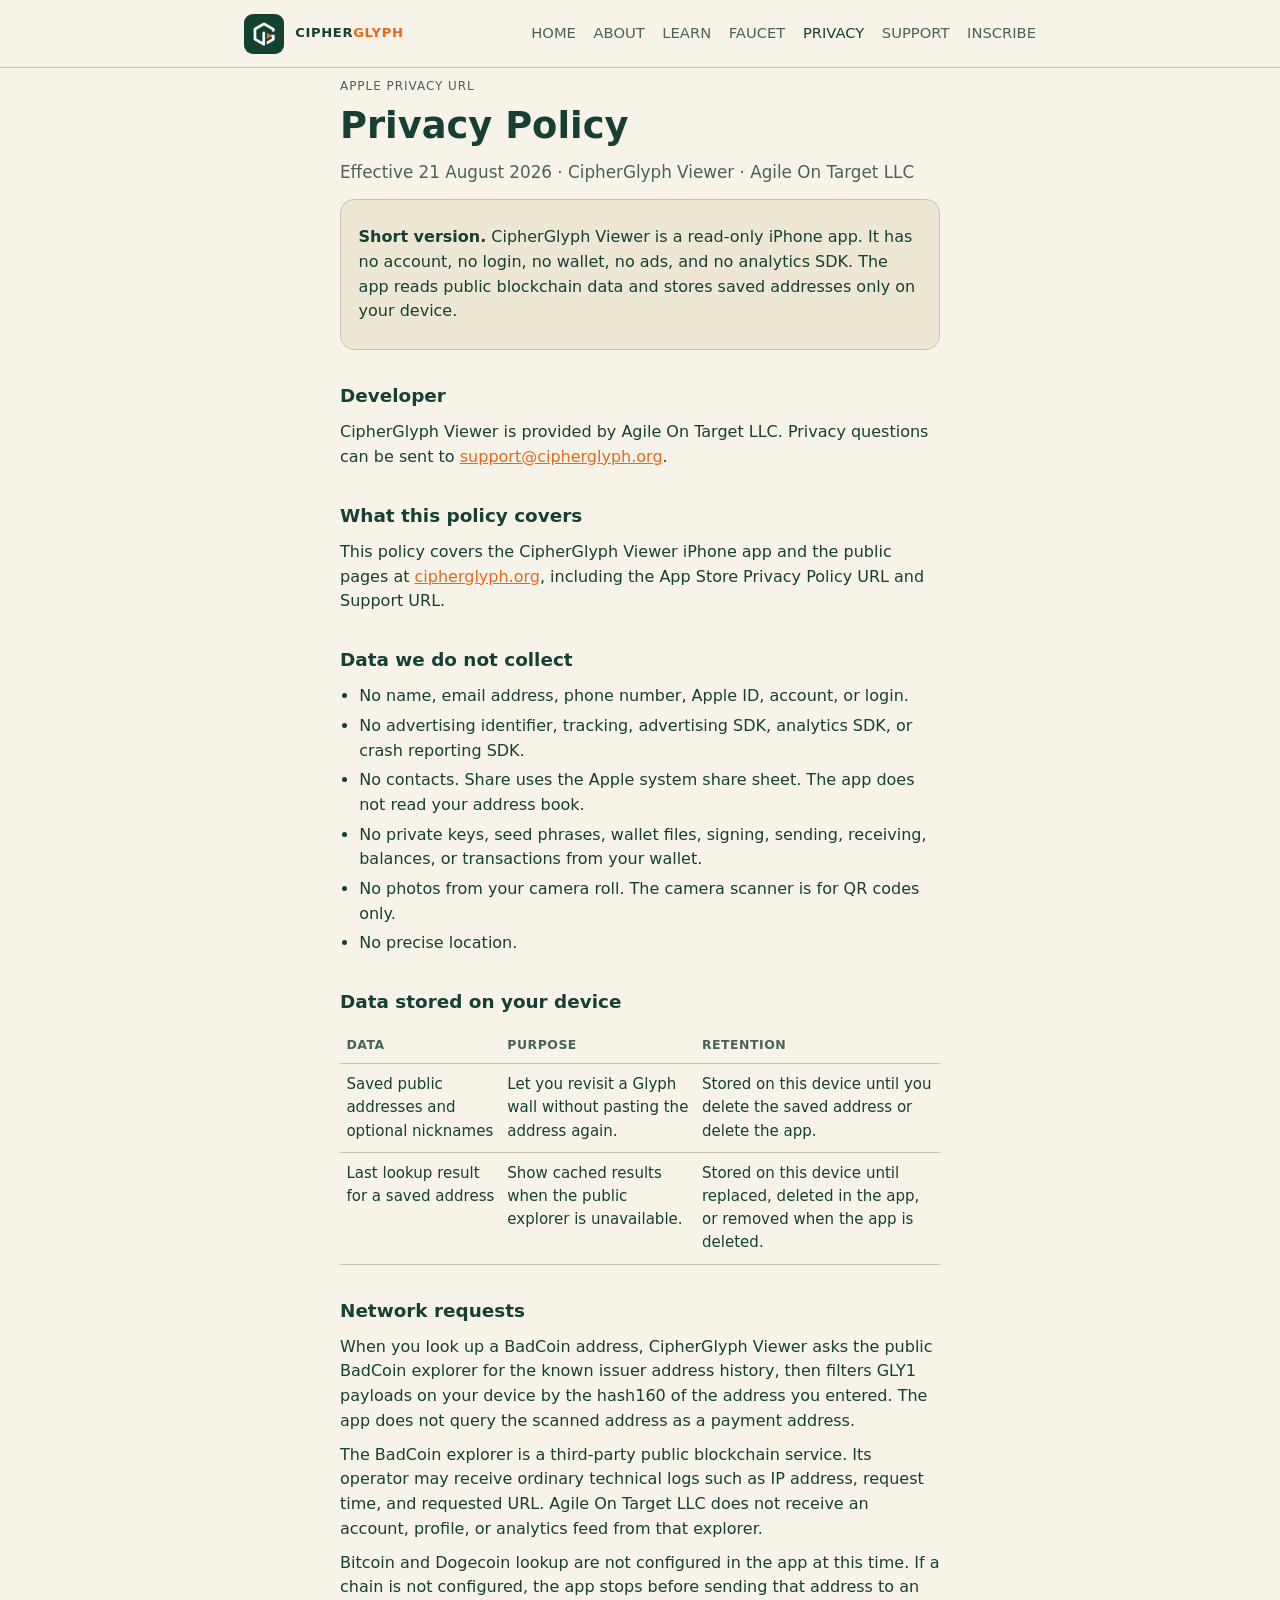
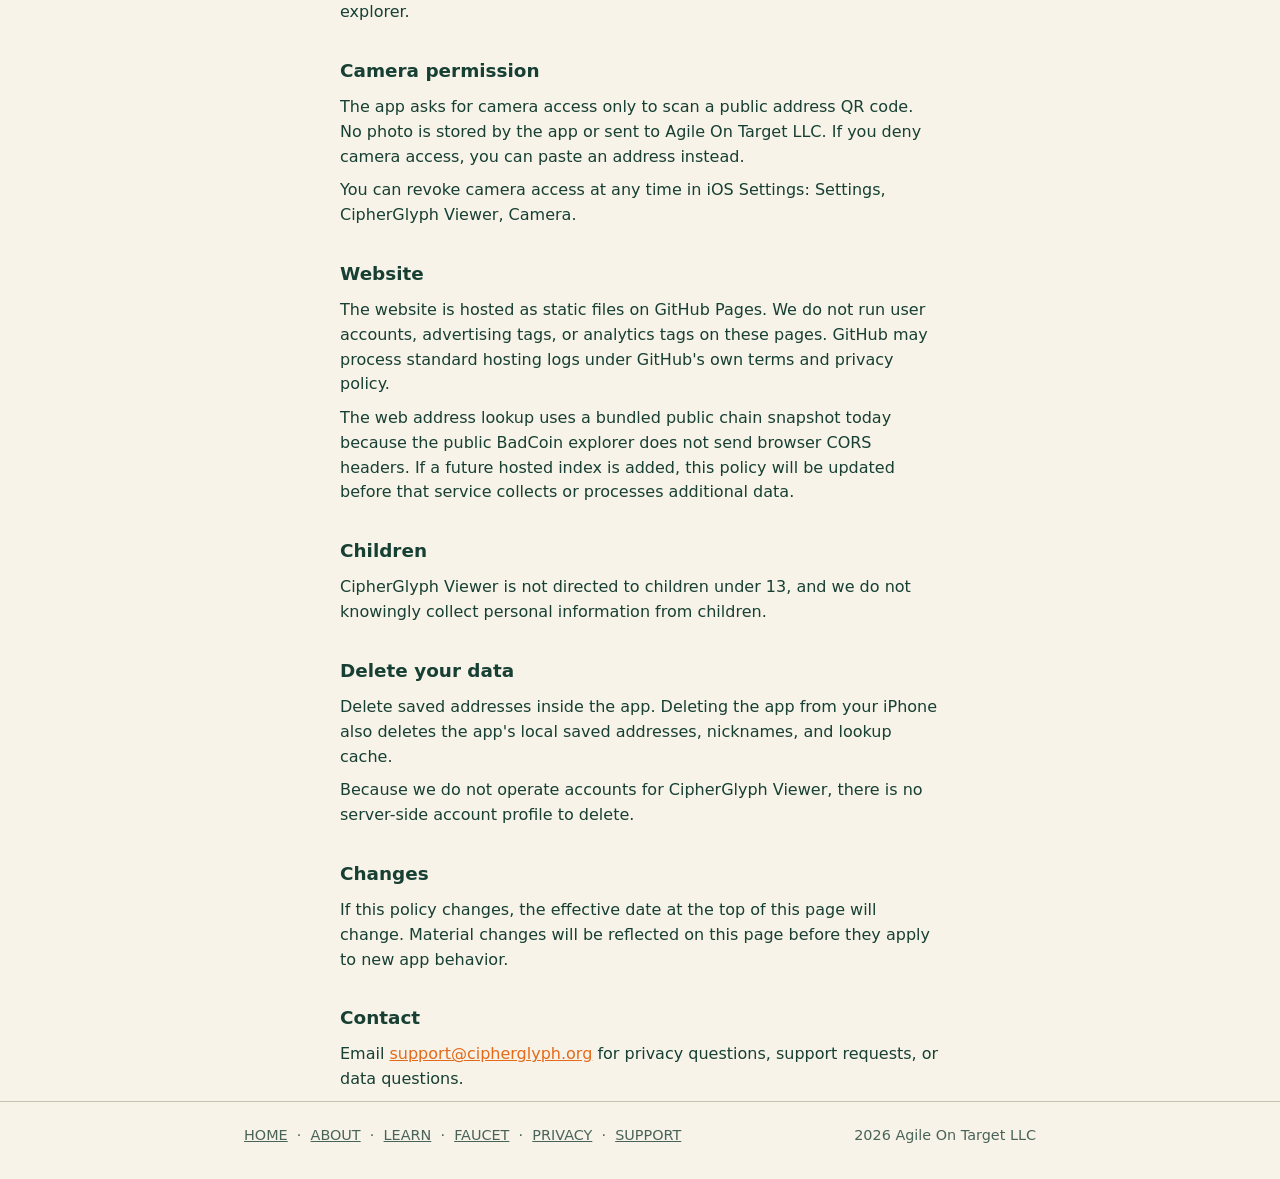
<file: privacy.html>
<!DOCTYPE html>
<html lang="en">
<head>
  <meta charset="utf-8">
  <meta name="viewport" content="width=device-width, initial-scale=1">
  <title>Privacy Policy · CipherGlyph Viewer</title>
  <link rel="icon" href="assets/mark.png">
  <link rel="stylesheet" href="css/site.css">
</head>
<body>
  <nav class="nav">
    <div class="nav-inner">
      <a class="brand" href="index.html">
        <img src="assets/mark.png" width="40" height="40" alt="">
        <span>CIPHER<span class="glyph">GLYPH</span></span>
      </a>
      <div class="nav-links">
        <a href="index.html">HOME</a>
        <a href="about.html">ABOUT</a>
        <a href="cipherglyph.html">LEARN</a>
        <a href="faucet.html">FAUCET</a>
        <a class="active" href="privacy.html">PRIVACY</a>
        <a href="support.html">SUPPORT</a>
        <a href="index.html#handoff">INSCRIBE</a>
      </div>
    </div>
  </nav>
  <main class="wrap">
    <p class="tag">APPLE PRIVACY URL</p>
    <h1>Privacy Policy</h1>
    <p class="lead">Effective 21 August 2026 · CipherGlyph Viewer · Agile On Target LLC</p>

    <div class="card">
      <p><strong>Short version.</strong> CipherGlyph Viewer is a read-only iPhone app. It has no account, no login, no wallet, no ads, and no analytics SDK. The app reads public blockchain data and stores saved addresses only on your device.</p>
    </div>

    <h2>Developer</h2>
    <p>CipherGlyph Viewer is provided by Agile On Target LLC. Privacy questions can be sent to <a href="mailto:support@cipherglyph.org">support@cipherglyph.org</a>.</p>

    <h2>What this policy covers</h2>
    <p>This policy covers the CipherGlyph Viewer iPhone app and the public pages at <a href="https://cipherglyph.org/">cipherglyph.org</a>, including the App Store Privacy Policy URL and Support URL.</p>

    <h2>Data we do not collect</h2>
    <ul>
      <li>No name, email address, phone number, Apple ID, account, or login.</li>
      <li>No advertising identifier, tracking, advertising SDK, analytics SDK, or crash reporting SDK.</li>
      <li>No contacts. Share uses the Apple system share sheet. The app does not read your address book.</li>
      <li>No private keys, seed phrases, wallet files, signing, sending, receiving, balances, or transactions from your wallet.</li>
      <li>No photos from your camera roll. The camera scanner is for QR codes only.</li>
      <li>No precise location.</li>
    </ul>

    <h2>Data stored on your device</h2>
    <table>
      <thead>
        <tr><th>Data</th><th>Purpose</th><th>Retention</th></tr>
      </thead>
      <tbody>
        <tr>
          <td>Saved public addresses and optional nicknames</td>
          <td>Let you revisit a Glyph wall without pasting the address again.</td>
          <td>Stored on this device until you delete the saved address or delete the app.</td>
        </tr>
        <tr>
          <td>Last lookup result for a saved address</td>
          <td>Show cached results when the public explorer is unavailable.</td>
          <td>Stored on this device until replaced, deleted in the app, or removed when the app is deleted.</td>
        </tr>
      </tbody>
    </table>

    <h2>Network requests</h2>
    <p>When you look up a BadCoin address, CipherGlyph Viewer asks the public BadCoin explorer for the known issuer address history, then filters GLY1 payloads on your device by the hash160 of the address you entered. The app does not query the scanned address as a payment address.</p>
    <p>The BadCoin explorer is a third-party public blockchain service. Its operator may receive ordinary technical logs such as IP address, request time, and requested URL. Agile On Target LLC does not receive an account, profile, or analytics feed from that explorer.</p>
    <p>Bitcoin and Dogecoin lookup are not configured in the app at this time. If a chain is not configured, the app stops before sending that address to an explorer.</p>

    <h2>Camera permission</h2>
    <p>The app asks for camera access only to scan a public address QR code. No photo is stored by the app or sent to Agile On Target LLC. If you deny camera access, you can paste an address instead.</p>
    <p>You can revoke camera access at any time in iOS Settings: Settings, CipherGlyph Viewer, Camera.</p>

    <h2>Website</h2>
    <p>The website is hosted as static files on GitHub Pages. We do not run user accounts, advertising tags, or analytics tags on these pages. GitHub may process standard hosting logs under GitHub's own terms and privacy policy.</p>
    <p>The web address lookup uses a bundled public chain snapshot today because the public BadCoin explorer does not send browser CORS headers. If a future hosted index is added, this policy will be updated before that service collects or processes additional data.</p>

    <h2>Children</h2>
    <p>CipherGlyph Viewer is not directed to children under 13, and we do not knowingly collect personal information from children.</p>

    <h2>Delete your data</h2>
    <p>Delete saved addresses inside the app. Deleting the app from your iPhone also deletes the app's local saved addresses, nicknames, and lookup cache.</p>
    <p>Because we do not operate accounts for CipherGlyph Viewer, there is no server-side account profile to delete.</p>

    <h2>Changes</h2>
    <p>If this policy changes, the effective date at the top of this page will change. Material changes will be reflected on this page before they apply to new app behavior.</p>

    <h2>Contact</h2>
    <p>Email <a href="mailto:support@cipherglyph.org">support@cipherglyph.org</a> for privacy questions, support requests, or data questions.</p>
  </main>
  <footer>
    <div class="footer-row">
      <span>
        <a href="index.html">HOME</a>
        &nbsp;·&nbsp;
        <a href="about.html">ABOUT</a>
        &nbsp;·&nbsp;
        <a href="cipherglyph.html">LEARN</a>
        &nbsp;·&nbsp;
        <a href="faucet.html">FAUCET</a>
        &nbsp;·&nbsp;
        <a href="privacy.html">PRIVACY</a>
        &nbsp;·&nbsp;
        <a href="support.html">SUPPORT</a>
      </span>
      <span>2026 Agile On Target LLC</span>
    </div>
  </footer>
</body>
</html>
</file>
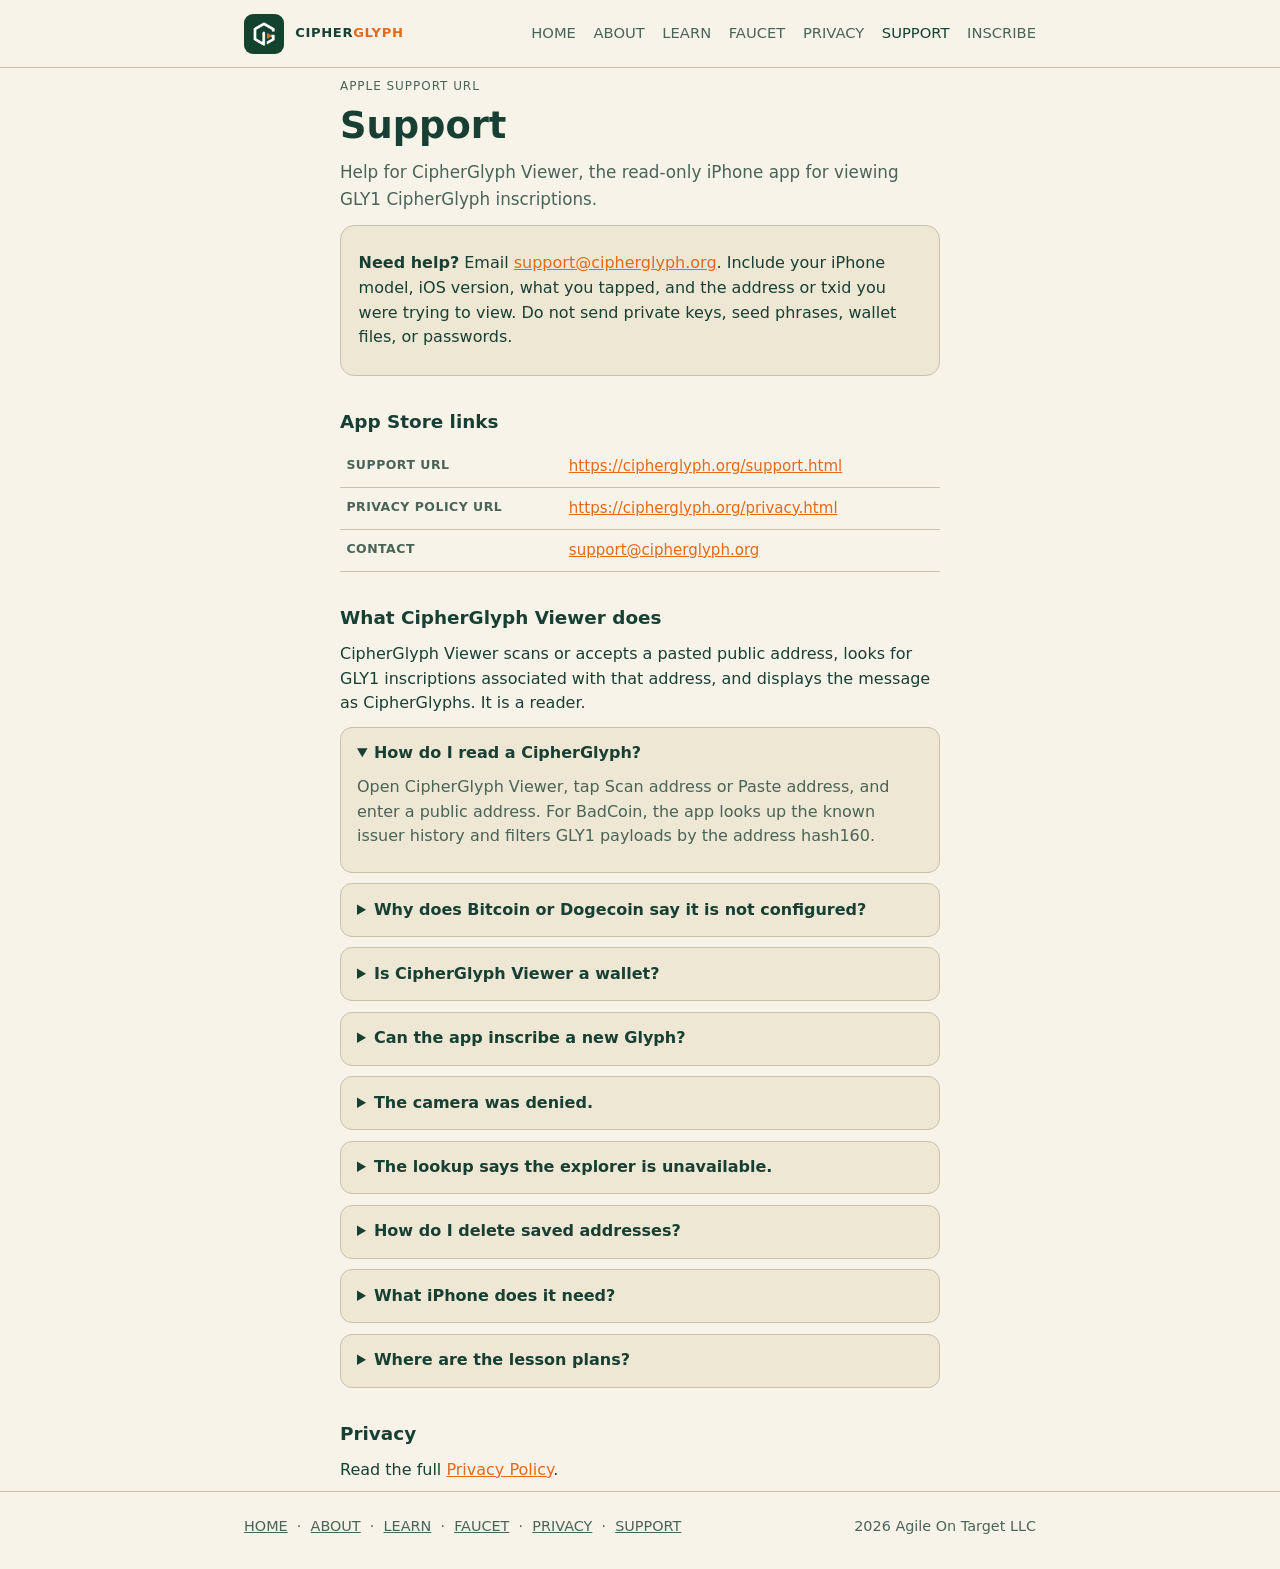
<file: support.html>
<!DOCTYPE html>
<html lang="en">
<head>
  <meta charset="utf-8">
  <meta name="viewport" content="width=device-width, initial-scale=1">
  <title>Support · CipherGlyph Viewer</title>
  <link rel="icon" href="assets/mark.png">
  <link rel="stylesheet" href="css/site.css">
</head>
<body>
  <nav class="nav">
    <div class="nav-inner">
      <a class="brand" href="index.html">
        <img src="assets/mark.png" width="40" height="40" alt="">
        <span>CIPHER<span class="glyph">GLYPH</span></span>
      </a>
      <div class="nav-links">
        <a href="index.html">HOME</a>
        <a href="about.html">ABOUT</a>
        <a href="cipherglyph.html">LEARN</a>
        <a href="faucet.html">FAUCET</a>
        <a href="privacy.html">PRIVACY</a>
        <a class="active" href="support.html">SUPPORT</a>
        <a href="index.html#handoff">INSCRIBE</a>
      </div>
    </div>
  </nav>
  <main class="wrap">
    <p class="tag">APPLE SUPPORT URL</p>
    <h1>Support</h1>
    <p class="lead">Help for CipherGlyph Viewer, the read-only iPhone app for viewing GLY1 CipherGlyph inscriptions.</p>

    <div class="card">
      <p><strong>Need help?</strong> Email <a href="mailto:support@cipherglyph.org">support@cipherglyph.org</a>. Include your iPhone model, iOS version, what you tapped, and the address or txid you were trying to view. Do not send private keys, seed phrases, wallet files, or passwords.</p>
    </div>

    <h2>App Store links</h2>
    <table>
      <tbody>
        <tr>
          <th>Support URL</th>
          <td><a href="https://cipherglyph.org/support.html">https://cipherglyph.org/support.html</a></td>
        </tr>
        <tr>
          <th>Privacy Policy URL</th>
          <td><a href="https://cipherglyph.org/privacy.html">https://cipherglyph.org/privacy.html</a></td>
        </tr>
        <tr>
          <th>Contact</th>
          <td><a href="mailto:support@cipherglyph.org">support@cipherglyph.org</a></td>
        </tr>
      </tbody>
    </table>

    <h2>What CipherGlyph Viewer does</h2>
    <p>CipherGlyph Viewer scans or accepts a pasted public address, looks for GLY1 inscriptions associated with that address, and displays the message as CipherGlyphs. It is a reader.</p>

    <details open>
      <summary>How do I read a CipherGlyph?</summary>
      <p>Open CipherGlyph Viewer, tap Scan address or Paste address, and enter a public address. For BadCoin, the app looks up the known issuer history and filters GLY1 payloads by the address hash160.</p>
    </details>

    <details>
      <summary>Why does Bitcoin or Dogecoin say it is not configured?</summary>
      <p>The app may recognize those address formats, but lookup for those chains is not connected yet. The app says this on screen instead of pretending the wall is empty.</p>
    </details>

    <details>
      <summary>Is CipherGlyph Viewer a wallet?</summary>
      <p>No. It has no private keys, no seed phrase import, no signing, no sending, no receiving, no balance, and no wallet account. Scanning an address does not prove you own it.</p>
    </details>

    <details>
      <summary>Can the app inscribe a new Glyph?</summary>
      <p>No. CipherGlyph Viewer does not inscribe. The public website currently lets you compose, encode, export, and look up Glyphs. The INSCRIBE button is marked coming soon.</p>
    </details>

    <details>
      <summary>The camera was denied.</summary>
      <p>You can paste an address instead. To turn camera access back on, open iOS Settings, CipherGlyph Viewer, Camera.</p>
    </details>

    <details>
      <summary>The lookup says the explorer is unavailable.</summary>
      <p>That means the app could not reach the public explorer at that moment. It does not mean the address has no Glyphs. Try again later or use the web page at <a href="https://cipherglyph.org/">cipherglyph.org</a>.</p>
    </details>

    <details>
      <summary>How do I delete saved addresses?</summary>
      <p>Delete saved addresses inside the app. Deleting CipherGlyph Viewer from your iPhone also deletes the local saved addresses, optional nicknames, and lookup cache.</p>
    </details>

    <details>
      <summary>What iPhone does it need?</summary>
      <p>CipherGlyph Viewer requires iPhone with iOS 17 or later.</p>
    </details>

    <details>
      <summary>Where are the lesson plans?</summary>
      <p>The Teacher Kit is public at <a href="https://github.com/AgileOnTarget/Cipherglyph_Teacher_Kit">github.com/AgileOnTarget/Cipherglyph_Teacher_Kit</a>.</p>
    </details>

    <h2>Privacy</h2>
    <p>Read the full <a href="privacy.html">Privacy Policy</a>.</p>
  </main>
  <footer>
    <div class="footer-row">
      <span>
        <a href="index.html">HOME</a>
        &nbsp;·&nbsp;
        <a href="about.html">ABOUT</a>
        &nbsp;·&nbsp;
        <a href="cipherglyph.html">LEARN</a>
        &nbsp;·&nbsp;
        <a href="faucet.html">FAUCET</a>
        &nbsp;·&nbsp;
        <a href="privacy.html">PRIVACY</a>
        &nbsp;·&nbsp;
        <a href="support.html">SUPPORT</a>
      </span>
      <span>2026 Agile On Target LLC</span>
    </div>
  </footer>
</body>
</html>
</file>
<file: css/site.css>
:root {
  --paper: #f7f3e8;
  --ground: #ede7d3;
  --ink: #173f33;
  --muted: #4a6358;
  --orange: #e36a1a;
  --rule: #c8c1ad;
  --forest: #13422f;
  --max: 40rem;
}

* { box-sizing: border-box; }
html { color-scheme: light; }
body {
  margin: 0;
  font-family: ui-sans-serif, system-ui, -apple-system, "Segoe UI", sans-serif;
  background: var(--paper);
  color: var(--ink);
  line-height: 1.55;
}
a { color: var(--orange); }
code, .mono {
  font-family: ui-monospace, SFMono-Regular, Menlo, Consolas, monospace;
}
.wrap { max-width: var(--max); margin: 0 auto; padding: 0 1.25rem; }
.nav {
  border-bottom: 1px solid var(--rule);
  background: var(--paper);
}
.nav-inner {
  max-width: 52rem;
  margin: 0 auto;
  padding: 0.85rem 1.25rem;
  display: flex;
  align-items: center;
  justify-content: space-between;
  gap: 1rem;
}
.brand {
  display: flex;
  align-items: center;
  gap: 0.7rem;
  color: var(--ink);
  text-decoration: none;
  font-weight: 700;
  letter-spacing: 0.04em;
}
.brand img {
  width: 40px;
  height: 40px;
  border-radius: 9px;
  display: block;
}
.brand span { font-size: 0.82rem; }
.brand .glyph { color: var(--orange); }
.nav-links {
  display: flex;
  gap: 1.1rem;
  font-size: 0.92rem;
}
.nav-links a { color: var(--muted); text-decoration: none; }
.nav-links a:hover, .nav-links a.active { color: var(--ink); }
main { padding: 2.5rem 0 4rem; }
h1 {
  font-size: clamp(1.7rem, 4vw, 2.3rem);
  line-height: 1.15;
  margin: 0 0 0.75rem;
}
h2 { font-size: 1.15rem; margin: 2rem 0 0.6rem; }
p { margin: 0.55rem 0; color: var(--ink); }
.lead { color: var(--muted); font-size: 1.05rem; }
.tag {
  display: inline-block;
  font-size: 0.75rem;
  letter-spacing: 0.08em;
  text-transform: uppercase;
  color: var(--muted);
  margin-bottom: 0.6rem;
}
.card {
  background: var(--ground);
  border: 1px solid var(--rule);
  border-radius: 14px;
  padding: 1rem 1.1rem;
  margin: 0.85rem 0;
}
.actions {
  display: flex;
  flex-wrap: wrap;
  gap: 0.6rem;
  margin: 1.4rem 0;
}
.btn {
  display: inline-flex;
  align-items: center;
  justify-content: center;
  padding: 0.7rem 1.1rem;
  border-radius: 999px;
  text-decoration: none;
  font-weight: 700;
}
.btn-primary { background: var(--orange); color: #fff; }
.btn-secondary {
  background: var(--ground);
  color: var(--ink);
  border: 1px solid var(--rule);
}
ul { margin: 0.4rem 0 1rem; padding-left: 1.2rem; }
li { margin: 0.3rem 0; }
footer {
  border-top: 1px solid var(--rule);
  padding: 1.4rem 0 2rem;
  color: var(--muted);
  font-size: 0.9rem;
}
.footer-row {
  max-width: 52rem;
  margin: 0 auto;
  padding: 0 1.25rem;
  display: flex;
  justify-content: space-between;
  gap: 1rem;
  flex-wrap: wrap;
}
.footer-row a { color: var(--muted); }
details {
  background: var(--ground);
  border: 1px solid var(--rule);
  border-radius: 12px;
  padding: 0.85rem 1rem;
  margin: 0.65rem 0;
}
summary { cursor: pointer; font-weight: 700; }
details p { color: var(--muted); }
table { width: 100%; border-collapse: collapse; font-size: 0.94rem; }
th, td {
  text-align: left;
  vertical-align: top;
  padding: 0.55rem 0.4rem;
  border-bottom: 1px solid var(--rule);
}
th { font-size: 0.78rem; letter-spacing: 0.04em; text-transform: uppercase; color: var(--muted); }

@media (max-width: 640px) {
  .nav-links { display: none; }
}
</file>
